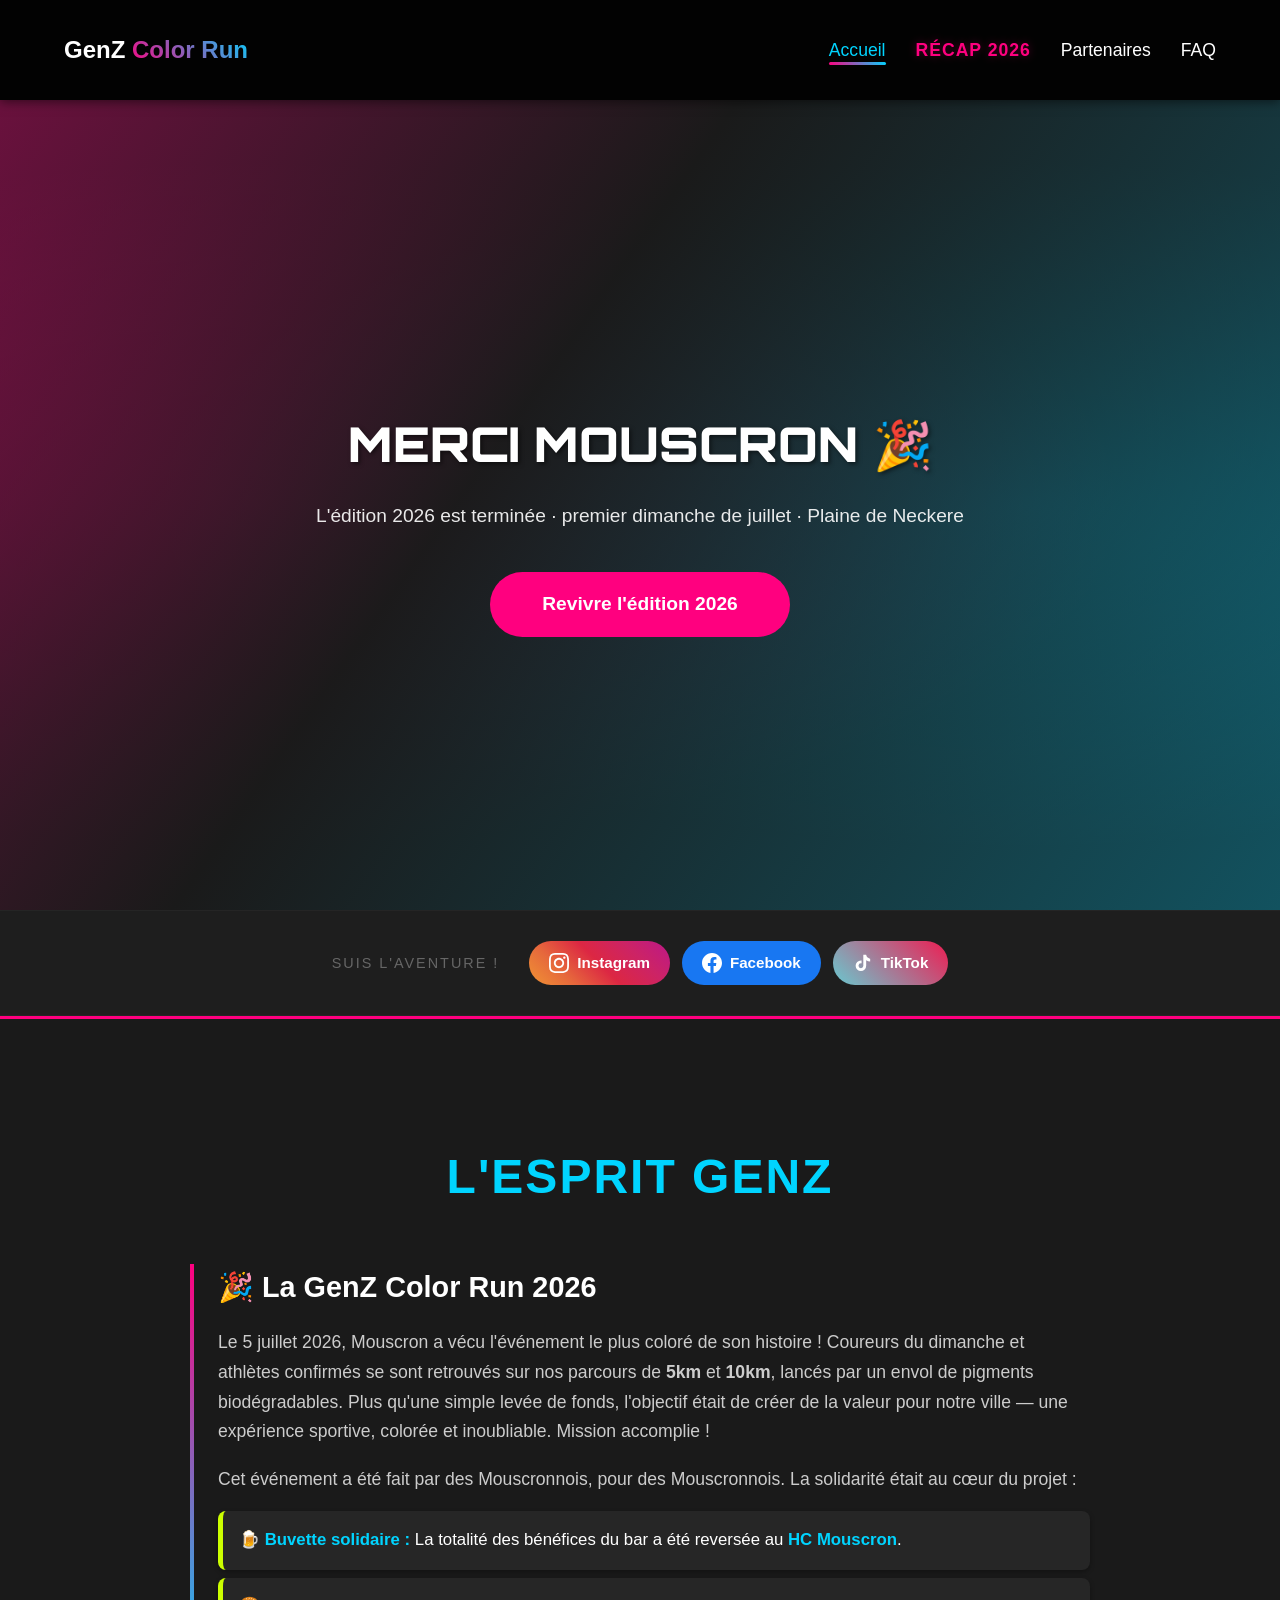
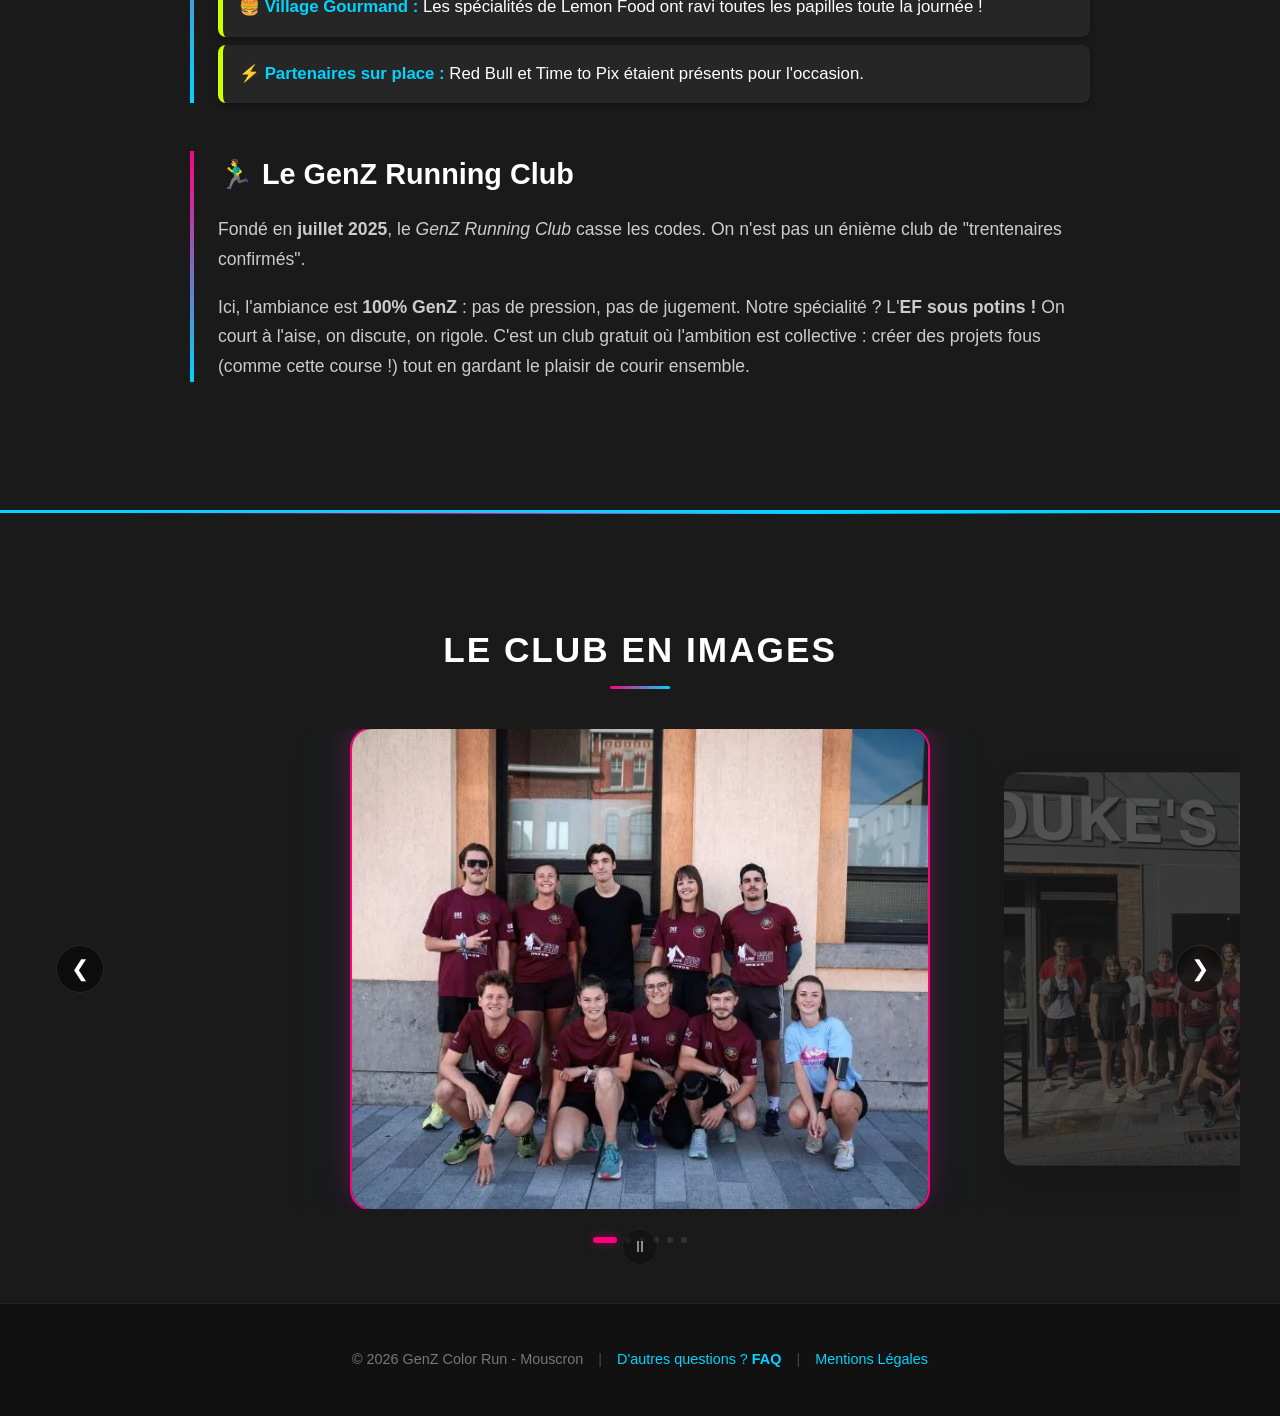
<file: index.html>
<!DOCTYPE html>
<html lang="fr">

<head>
    <meta charset="UTF-8">
    <meta name="viewport" content="width=device-width, initial-scale=1.0">
    <title>GenZ Color Run 2026 - Mouscron</title>
    <link rel="stylesheet" href="styles/style.css">
    <link rel="stylesheet" href="styles/home.css">
    <link rel="icon" type="image/png" href="assets/favicon.png">
    <link rel="icon" href="assets/favicon.png" type="image/png" sizes="48x48">
    <link rel="icon" href="assets/favicon.png" type="image/png" sizes="192x192">
    <link rel="shortcut icon" href="assets/favicon.png">
    <meta name="google-site-verification" content="_7Ntw9c_fZnBCMBBLjQ8_x-yaVT2xuzXqeHrWB30UVs" />
    <meta name="description"
        content="GenZ Color Run 2026 à Mouscron : retour sur l'édition du 5 juillet, 808 participants et une explosion de couleurs à la Plaine de Neckere.">
    <meta name="keywords"
        content="Color Run, Mouscron, Course à pied, 5km, 10km, GenZ, Running Club, Belgique, Fun Run">
    <meta name="author" content="GenZ Running Club">

    <meta property="og:title" content="GenZ Color Run 2026 - Mouscron">
    <meta property="og:description"
        content="Merci Mouscron ! Revis l'édition 2026 de la course la plus colorée de l'année en photos et vidéos.">
    <meta property="og:image" content="https://genzcolorrun.netlify.app/assets/og_image.png">
    <meta property="og:image:width" content="1200">
    <meta property="og:image:height" content="630">
    <meta property="og:url" content="https://genzcolorrun.netlify.app">
    <meta property="og:type" content="website">

    <!-- Schema.org JSON-LD — Données structurées pour Google -->
    <script type="application/ld+json">
    {
        "@context": "https://schema.org",
        "@type": "SportsEvent",
        "name": "GenZ Color Run 2026",
        "description": "Course colorée 5km et 10km à Mouscron. Poudre biodégradable, DJ, village gourmand et buvette solidaire. Organisé par le GenZ Running Club.",
        "startDate": "2026-07-05T10:00:00+02:00",
        "endDate": "2026-07-05T18:00:00+02:00",
        "eventStatus": "https://schema.org/EventScheduled",
        "eventAttendanceMode": "https://schema.org/OfflineEventAttendanceMode",
        "location": {
            "@type": "Place",
            "name": "Plaine de Neckere",
            "address": {
                "@type": "PostalAddress",
                "streetAddress": "Plaine de Neckere",
                "addressLocality": "Mouscron",
                "postalCode": "7700",
                "addressCountry": "BE"
            }
        },
        "organizer": {
            "@type": "Organization",
            "name": "GenZ Running Club",
            "email": "runningmouscron@gmail.com",
            "url": "https://genzcolorrun.netlify.app"
        },
        "offers": [
            {
                "@type": "Offer",
                "name": "Fun Run 5km — Prévente",
                "price": "5.00",
                "priceCurrency": "EUR",
                "validThrough": "2026-07-02",
                "availability": "https://schema.org/InStock",
                "url": "https://fr.milesrepublic.com/event/gen-z-color-run-17339#course"
            },
            {
                "@type": "Offer",
                "name": "Challenge 10km — Prévente",
                "price": "7.00",
                "priceCurrency": "EUR",
                "validThrough": "2026-07-02",
                "availability": "https://schema.org/InStock",
                "url": "https://fr.milesrepublic.com/event/gen-z-color-run-17339#course"
            }
        ],
        "image": "https://genzcolorrun.netlify.app/assets/og_image.png",
        "url": "https://genzcolorrun.netlify.app",
        "inLanguage": "fr"
    }
    </script>
</head>

<body>
    <nav>
        <div class="logo">GenZ <span>Color Run</span></div>

        <div class="hamburger">
            <span class="bar"></span>
            <span class="bar"></span>
            <span class="bar"></span>
        </div>

        <ul class="nav-links">
            <li><a href="index.html" class="active">Accueil</a></li>
            <li><a href="recap.html" class="nav-special">Récap 2026</a></li>
            <li><a href="partenaires.html">Partenaires</a></li>
            <li><a href="faq.html">FAQ</a></li>
        </ul>
    </nav>

    <header class="hero">
        <div class="hero-content">
            <h1>MERCI MOUSCRON 🎉</h1>
            <p class="location">L'édition 2026 est terminée · premier dimanche de juillet · Plaine de Neckere</p>

            <a href="recap.html" class="btn-main">Revivre l'édition 2026</a>
        </div>
    </header>

    <section class="socials-home">
        <div class="socials-home-inner">
            <p class="socials-label">Suis l'aventure !</p>
            <div class="socials-home-links">
                <a href="https://www.instagram.com/genz.color.run?utm_source=ig_web_button_share_sheet&igsh=ZDNlZDc0MzIxNw==" target="_blank" rel="noopener" class="social-home-btn instagram">
                    <svg width="20" height="20" viewBox="0 0 24 24" fill="currentColor"><path d="M12 2.163c3.204 0 3.584.012 4.85.07 3.252.148 4.771 1.691 4.919 4.919.058 1.265.069 1.645.069 4.849 0 3.205-.012 3.584-.069 4.849-.149 3.225-1.664 4.771-4.919 4.919-1.266.058-1.644.07-4.85.07-3.204 0-3.584-.012-4.849-.07-3.26-.149-4.771-1.699-4.919-4.92-.058-1.265-.07-1.644-.07-4.849 0-3.204.013-3.583.07-4.849.149-3.227 1.664-4.771 4.919-4.919 1.266-.057 1.645-.069 4.849-.069zm0-2.163c-3.259 0-3.667.014-4.947.072-4.358.2-6.78 2.618-6.98 6.98-.059 1.281-.073 1.689-.073 4.948 0 3.259.014 3.668.072 4.948.2 4.358 2.618 6.78 6.98 6.98 1.281.058 1.689.072 4.948.072 3.259 0 3.668-.014 4.948-.072 4.354-.2 6.782-2.618 6.979-6.98.059-1.28.073-1.689.073-4.948 0-3.259-.014-3.667-.072-4.947-.196-4.354-2.617-6.78-6.979-6.98-1.281-.059-1.69-.073-4.949-.073zm0 5.838c-3.403 0-6.162 2.759-6.162 6.162s2.759 6.163 6.162 6.163 6.162-2.759 6.162-6.163c0-3.403-2.759-6.162-6.162-6.162zm0 10.162c-2.209 0-4-1.79-4-4 0-2.209 1.791-4 4-4s4 1.791 4 4c0 2.21-1.791 4-4 4zm6.406-11.845c-.796 0-1.441.645-1.441 1.44s.645 1.44 1.441 1.44c.795 0 1.439-.645 1.439-1.44s-.644-1.44-1.439-1.44z"/></svg>
                    Instagram
                </a>
                <a href="https://www.facebook.com/profile.php?id=61579503216995" target="_blank" rel="noopener" class="social-home-btn facebook">
                    <svg width="20" height="20" viewBox="0 0 24 24" fill="currentColor"><path d="M24 12.073c0-6.627-5.373-12-12-12s-12 5.373-12 12c0 5.99 4.388 10.954 10.125 11.854v-8.385H7.078v-3.47h3.047V9.43c0-3.007 1.792-4.669 4.533-4.669 1.312 0 2.686.235 2.686.235v2.953H15.83c-1.491 0-1.956.925-1.956 1.874v2.25h3.328l-.532 3.47h-2.796v8.385C19.612 23.027 24 18.062 24 12.073z"/></svg>
                    Facebook
                </a>
                <a href="https://www.tiktok.com/@runningmouscron?is_from_webapp=1&sender_device=pc" target="_blank" rel="noopener" class="social-home-btn tiktok">
                    <svg width="20" height="20" viewBox="0 0 24 24" fill="currentColor"><path d="M19.59 6.69a4.83 4.83 0 01-3.77-4.25V2h-3.45v13.67a2.89 2.89 0 01-2.88 2.5 2.89 2.89 0 01-2.89-2.89 2.89 2.89 0 012.89-2.89c.28 0 .54.04.79.1V9.01a6.27 6.27 0 00-.79-.05 6.34 6.34 0 00-6.34 6.34 6.34 6.34 0 006.34 6.34 6.34 6.34 0 006.33-6.34V8.69a8.18 8.18 0 004.78 1.52V6.76a4.85 4.85 0 01-1.01-.07z"/></svg>
                    TikTok
                </a>
            </div>
        </div>
    </section>

    <section id="about" class="about-us">
        <div class="about-container">
            <div class="about-text">
                <h2>L'Esprit GenZ</h2>

                <div class="about-block">
                    <h3>🎉 La GenZ Color Run 2026</h3>
                    <p>
                        Le 5 juillet 2026, Mouscron a vécu l'événement le plus coloré de son histoire ! Coureurs du
                        dimanche et athlètes confirmés se sont retrouvés sur nos parcours de <strong>5km</strong> et
                        <strong>10km</strong>, lancés par un envol de pigments biodégradables. Plus qu'une simple
                        levée de fonds, l'objectif était de créer de la valeur pour notre ville — une expérience
                        sportive, colorée et inoubliable. Mission accomplie !
                    </p>
                    <p>
                        Cet événement a été fait par des Mouscronnois, pour des Mouscronnois. La solidarité était au
                        cœur du projet :
                    </p>
                    <ul class="partners-list">
                        <li>🍺 <strong>Buvette solidaire :</strong> La totalité des bénéfices du bar a été reversée au
                            <strong>HC Mouscron</strong>.</li>
                        <li>🍔 <strong>Village Gourmand :</strong> Les spécialités de Lemon Food ont ravi toutes les
                            papilles toute la journée !</li>
                        <li>⚡ <strong>Partenaires sur place :</strong> Red Bull et Time to Pix étaient présents pour
                            l'occasion.</li>
                    </ul>
                </div>

                <div class="about-block">
                    <h3>🏃‍♂️ Le GenZ Running Club</h3>
                    <p>
                        Fondé en <strong>juillet 2025</strong>, le <em>GenZ Running Club</em> casse les codes. On n'est
                        pas un énième club de "trentenaires confirmés".
                    </p>
                    <p>
                        Ici, l'ambiance est <strong>100% GenZ</strong> : pas de pression, pas de jugement. Notre
                        spécialité ? L'<strong>EF sous potins !</strong> On court à l'aise, on discute, on rigole.
                        C'est un club gratuit où l'ambition est collective : créer des projets fous (comme cette
                        course !) tout en gardant le plaisir de courir ensemble.
                    </p>
                </div>
            </div>
        </div>
    </section>

    <section class="carousel-section">
        <h2>Le Club en Images</h2>

        <div class="carousel-container">
            <button class="carousel-btn prev-btn">❮</button>
            <button class="carousel-btn next-btn">❯</button>

            <!-- Bouton Pause/Reprendre -->
            <button class="carousel-btn pause-btn" aria-pressed="false" aria-label="Mettre en pause"
                title="Mettre en pause">
                ⏸
            </button>

            <div class="carousel-window">
                <div class="carousel-track">
                    <div class="slide"><img src="assets/club1.webp" alt="Photo de groupe du GenZ Running Club 1" loading="lazy"></div>
                    <div class="slide"><img src="assets/club2.webp" alt="Photo de groupe du GenZ Running Club 2" loading="lazy"></div>
                    <div class="slide"><img src="assets/club3.webp" alt="Photo de groupe du GenZ Running Club 3" loading="lazy"></div>
                    <div class="slide"><img src="assets/club4.webp" alt="Photo de groupe du GenZ Running Club 4" loading="lazy"></div>
                    <div class="slide"><img src="assets/club5.webp" alt="Photo de groupe du GenZ Running Club 5" loading="lazy"></div>
                    <div class="slide"><img src="assets/club6.webp" alt="Photo de groupe du GenZ Running Club 6" loading="lazy"></div>
                </div>
            </div>
        </div>
    </section>

    <footer>
        <div class="footer-content">
            <p>&copy; 2026 GenZ Color Run - Mouscron</p>
            <span class="separator">|</span>
            <a href="faq.html" class="footer-link">D'autres questions ? <strong>FAQ</strong></a>
            <span class="separator">|</span>
            <a href="legales.html" class="footer-link">Mentions Légales</a>
        </div>
    </footer>

    <script src="script/script.js"></script>
    <script src="script/home.js"></script>


</body>

</html>
</file>
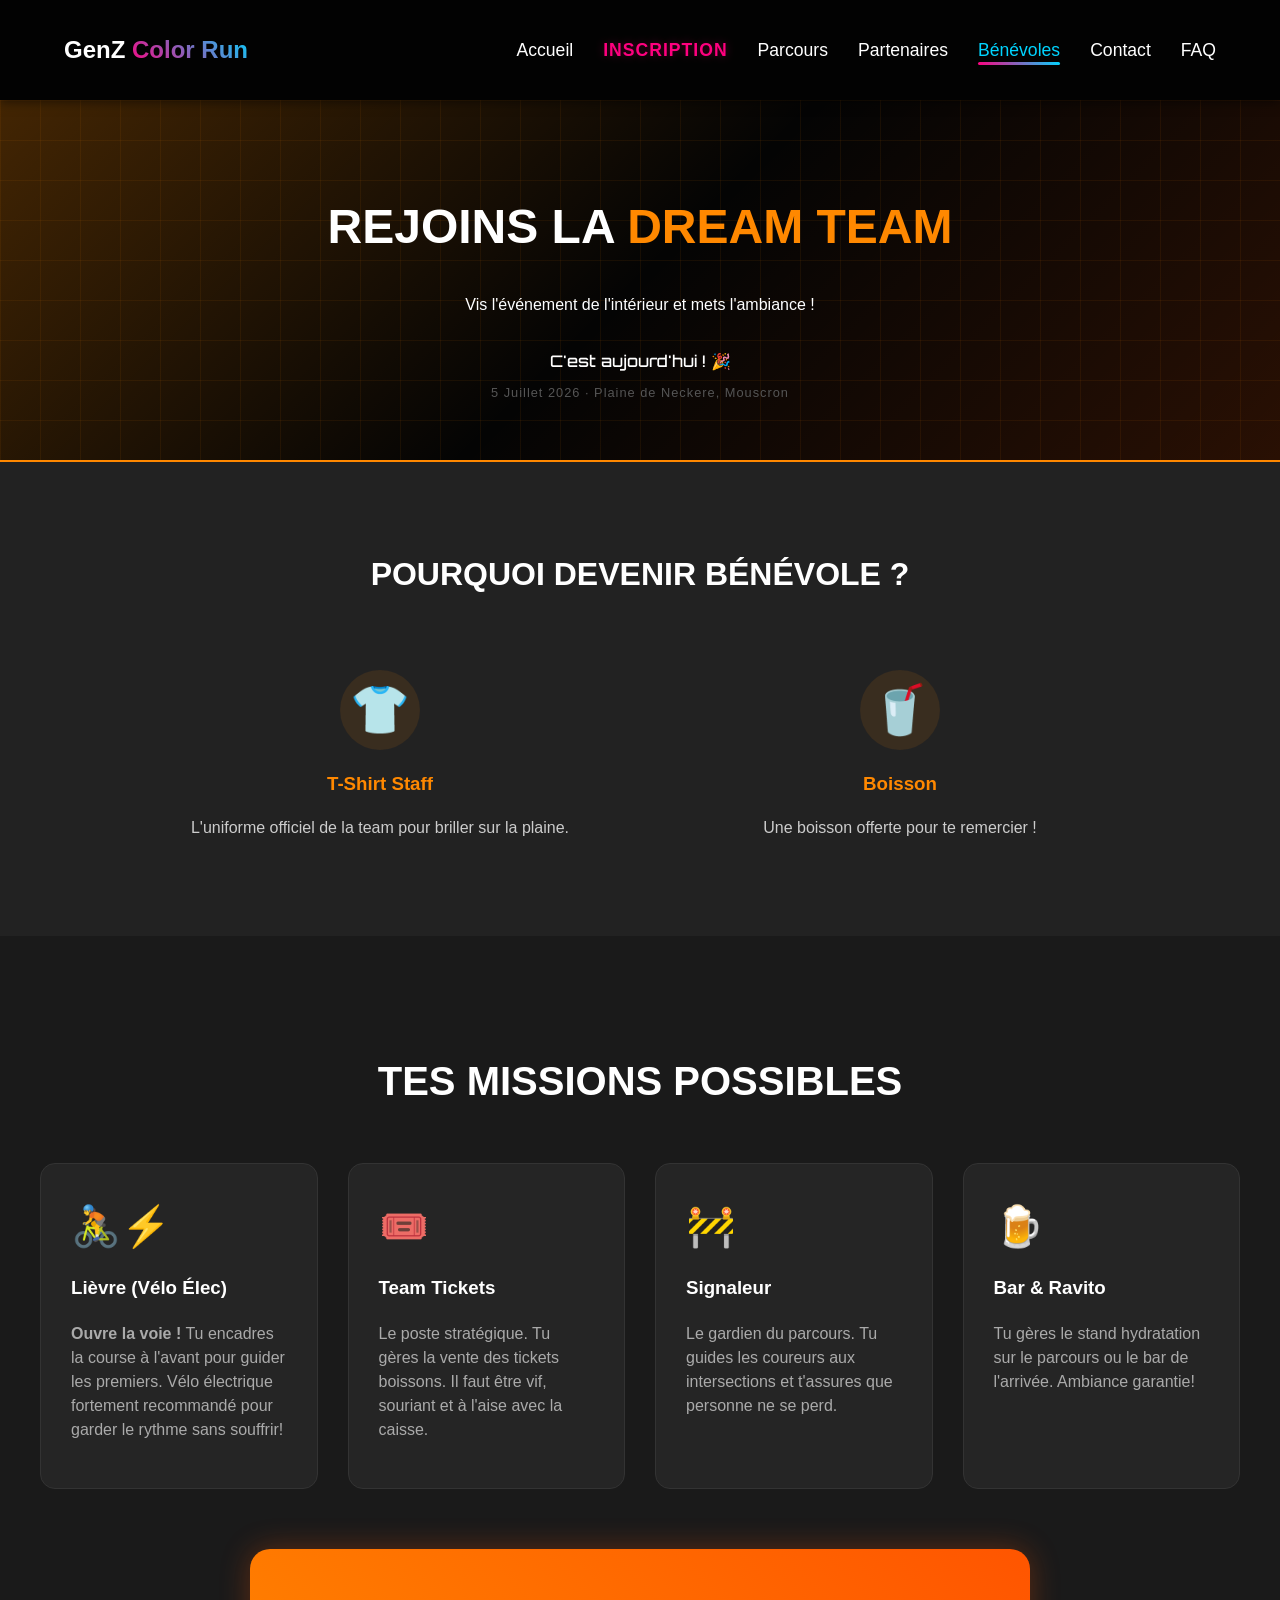
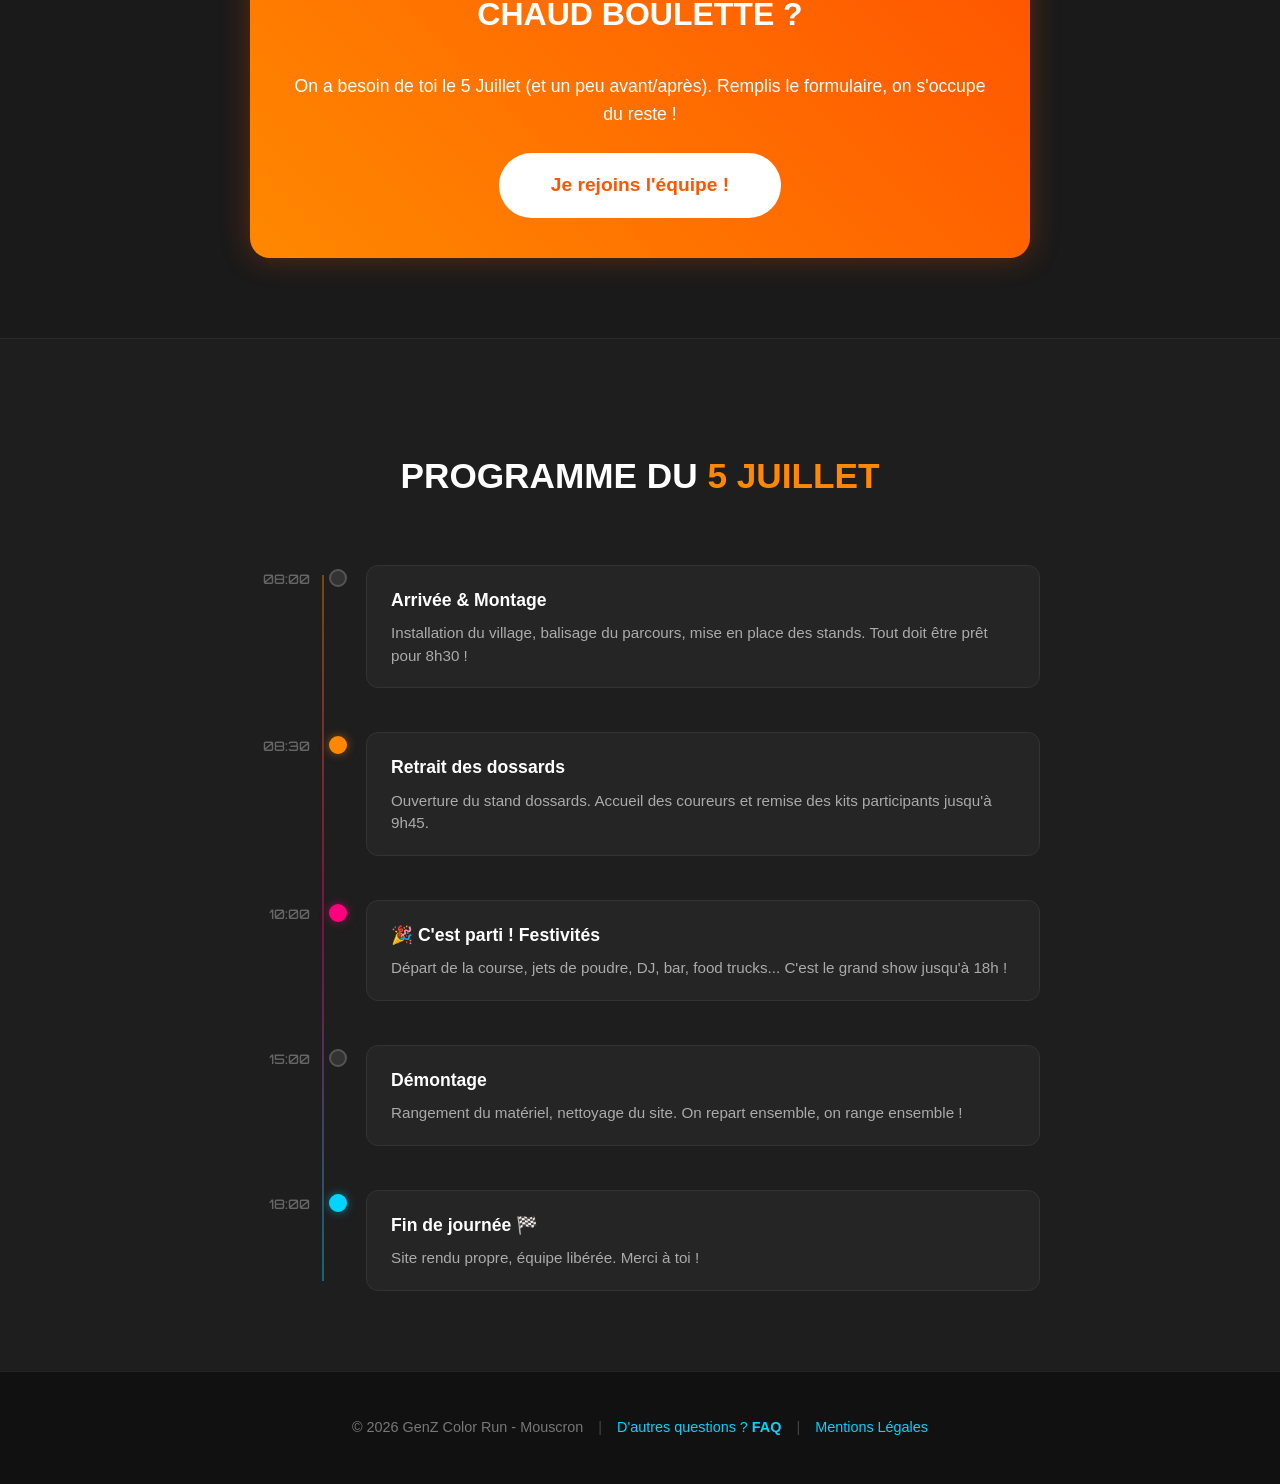
<file: benevoles.html>
<!DOCTYPE html>
<html lang="fr">
<head>
    <meta charset="UTF-8">
    <meta name="viewport" content="width=device-width, initial-scale=1.0">
    <title>Devenir Bénévole - GenZ Color Run 2026</title>
    
    <link rel="stylesheet" href="styles/style.css">
    <link rel="stylesheet" href="styles/benevoles.css">
    <link rel="icon" type="image/png" href="assets/favicon.png">
  <link rel="icon" href="assets/favicon.png" type="image/png" sizes="48x48">
  <link rel="icon" href="assets/favicon.png" type="image/png" sizes="192x192">
  <link rel="shortcut icon" href="assets/favicon.png">
    <meta name="description" content="GenZ Color Run 2026 à Mouscron : 5km, 10km, musique et poudre colorée ! Rejoins l'événement le plus fun de l'année à la Plaine de Neckere.">
<meta name="keywords" content="Color Run, Mouscron, Course à pied, 5km, 10km, GenZ, Running Club, Belgique, Fun Run">
<meta name="author" content="GenZ Running Club">

<meta property="og:title" content="GenZ Color Run 2026 - Mouscron">
<meta property="og:description" content="Prêt pour la course la plus colorée de l'année ? Inscriptions ouvertes pour le 5km et 10km !">
<meta property="og:image" content="https://genzcolorrun.netlify.app/assets/og_image.png">
    <meta property="og:image:width" content="1200">
    <meta property="og:image:height" content="630"> <meta property="og:url" content="https://genzcolorrun.netlify.app">
<meta property="og:type" content="website">
</head>
<body>

    <nav>
        <div class="logo">GenZ <span>Color Run</span></div>
        <div class="hamburger">
            <span class="bar"></span><span class="bar"></span><span class="bar"></span>
        </div>
        <ul class="nav-links">
            <li><a href="index.html">Accueil</a></li>
            <li><a href="inscription.html" class="nav-special">Inscription</a></li>
            <li><a href="parcours.html">Parcours</a></li>
            <li><a href="partenaires.html">Partenaires</a></li>
            <li><a href="benevoles.html" class="active">Bénévoles</a></li> <li><a href="contact.html">Contact</a></li>
            <li><a href="faq.html">FAQ</a></li>
        </ul>
    </nav>

    <header class="page-header">
        <h1>Rejoins la <span>Dream Team</span></h1>
        <p>Vis l'événement de l'intérieur et mets l'ambiance !</p>
            <div id="mini-countdown" class="mini-countdown" aria-label="Compte à rebours avant l'événement"></div>
        <p class="mini-countdown-date">5 Juillet 2026 · Plaine de Neckere, Mouscron</p>
    </header>

    <section class="perks-section">
        <div class="perks-container">
            <h2>Pourquoi devenir bénévole ?</h2>
            <div class="perks-grid">
                <div class="perk-item">
                    <span class="perk-icon">👕</span>
                    <h3>T-Shirt Staff</h3>
                    <p>L'uniforme officiel de la team pour briller sur la plaine.</p>
                </div>
                <div class="perk-item">
                    <span class="perk-icon">🥤</span>
                    <h3>Boisson</h3>
                    <p>Une boisson offerte pour te remercier !</p>
                </div>
            </div>
        </div>
    </section>

    <section class="missions-section">
        <h2>Tes Missions Possibles</h2>
        <div class="missions-grid">
            
            <div class="mission-card">
                <div class="icon">🚴⚡</div>
                <h3>Lièvre (Vélo Élec)</h3>
                <p><strong>Ouvre la voie !</strong> Tu encadres la course à l'avant pour guider les premiers. Vélo électrique fortement recommandé pour garder le rythme sans souffrir!</p>
            </div>

            <div class="mission-card">
                <div class="icon">🎟️</div>
                <h3>Team Tickets</h3>
                <p>Le poste stratégique. Tu gères la vente des tickets boissons. Il faut être vif, souriant et à l'aise avec la caisse.</p>
            </div>

            <div class="mission-card">
                <div class="icon">🚧</div>
                <h3>Signaleur</h3>
                <p>Le gardien du parcours. Tu guides les coureurs aux intersections et t'assures que personne ne se perd.</p>
            </div>

            <div class="mission-card">
                <div class="icon">🍺</div>
                <h3>Bar & Ravito</h3>
                <p>Tu gères le stand hydratation sur le parcours ou le bar de l'arrivée. Ambiance garantie!</p>
            </div>

        </div>

        <div class="cta-box">
            <h3>Chaud boulette ?</h3>
            <p>On a besoin de toi le 5 Juillet (et un peu avant/après). Remplis le formulaire, on s'occupe du reste !</p>
            <!-- LE LIEN A ÉTÉ MODIFIÉ ICI -->
            <a href="https://forms.gle/FWir1C5R2QPXCqyn7" target="_blank" rel="noopener noreferrer" class="btn-main">Je rejoins l'équipe !</a>
        </div>
    </section>

    <section class="programme-section">
        <div class="programme-container">
            <h2>Programme du <span>5 Juillet</span></h2>
            <div class="timeline">

                <div class="tl-item">
                    <div class="tl-time">08:00</div>
                    <div class="tl-dot"></div>
                    <div class="tl-content">
                        <h3>Arrivée & Montage</h3>
                        <p>Installation du village, balisage du parcours, mise en place des stands. Tout doit être prêt pour 8h30 !</p>
                    </div>
                </div>

                <div class="tl-item">
                    <div class="tl-time">08:30</div>
                    <div class="tl-dot tl-dot--accent"></div>
                    <div class="tl-content">
                        <h3>Retrait des dossards</h3>
                        <p>Ouverture du stand dossards. Accueil des coureurs et remise des kits participants jusqu'à 9h45.</p>
                    </div>
                </div>

                <div class="tl-item">
                    <div class="tl-time">10:00</div>
                    <div class="tl-dot tl-dot--primary"></div>
                    <div class="tl-content">
                        <h3>🎉 C'est parti ! Festivités</h3>
                        <p>Départ de la course, jets de poudre, DJ, bar, food trucks... C'est le grand show jusqu'à 18h !</p>
                    </div>
                </div>

                <div class="tl-item">
                    <div class="tl-time">15:00</div>
                    <div class="tl-dot"></div>
                    <div class="tl-content">
                        <h3>Démontage</h3>
                        <p>Rangement du matériel, nettoyage du site. On repart ensemble, on range ensemble !</p>
                    </div>
                </div>

                <div class="tl-item">
                    <div class="tl-time">18:00</div>
                    <div class="tl-dot tl-dot--secondary"></div>
                    <div class="tl-content">
                        <h3>Fin de journée 🏁</h3>
                        <p>Site rendu propre, équipe libérée. Merci à toi !</p>
                    </div>
                </div>

            </div>
        </div>
    </section>

    <footer>
        <div class="footer-content">
            <p>&copy; 2026 GenZ Color Run - Mouscron</p>
            <span class="separator">|</span> 
            <a href="faq.html" class="footer-link">D'autres questions ? <strong>FAQ</strong></a>
            <span class="separator">|</span> 
            <a href="legales.html" class="footer-link">Mentions Légales</a>
        </div>
    </footer>

    <script src="script/script.js"></script>
</body>
</html>
</file>
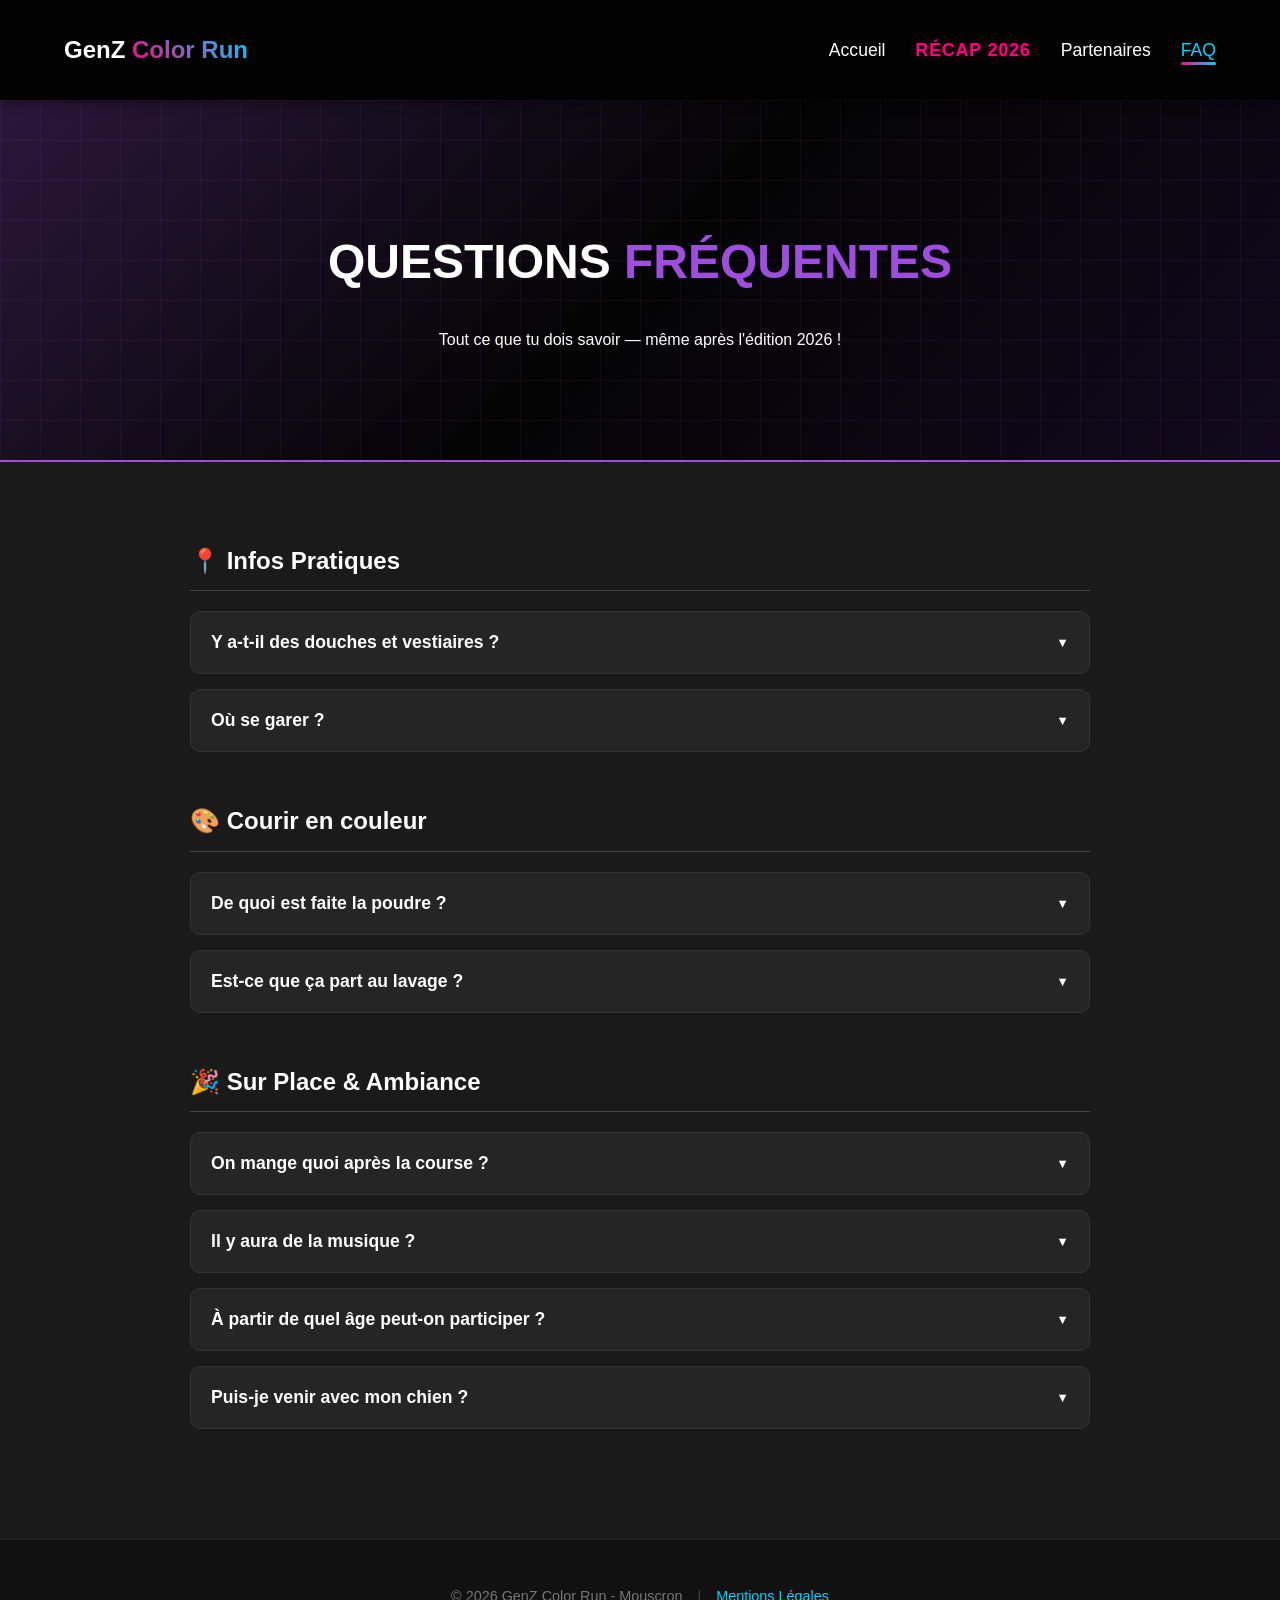
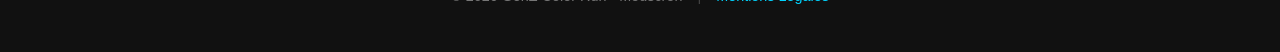
<file: faq.html>
<!DOCTYPE html>
<html lang="fr">
<head>
    <meta charset="UTF-8">
    <meta name="viewport" content="width=device-width, initial-scale=1.0">
    <title>FAQ - GenZ Color Run 2026</title>
    
    <link rel="stylesheet" href="styles/style.css">
    <link rel="stylesheet" href="styles/faq.css">
    <link rel="icon" type="image/png" href="assets/favicon.png">
  <link rel="icon" href="assets/favicon.png" type="image/png" sizes="48x48">
  <link rel="icon" href="assets/favicon.png" type="image/png" sizes="192x192">
  <link rel="shortcut icon" href="assets/favicon.png">
    <meta name="description" content="GenZ Color Run 2026 à Mouscron : 5km, 10km, musique et poudre colorée ! Rejoins l'événement le plus fun de l'année à la Plaine de Neckere.">
<meta name="keywords" content="Color Run, Mouscron, Course à pied, 5km, 10km, GenZ, Running Club, Belgique, Fun Run">
<meta name="author" content="GenZ Running Club">

<meta property="og:title" content="GenZ Color Run 2026 - Mouscron">
<meta property="og:description" content="Prêt pour la course la plus colorée de l'année ? Inscriptions ouvertes pour le 5km et 10km !">
<meta property="og:image" content="https://genzcolorrun.netlify.app/assets/og_image.png">
    <meta property="og:image:width" content="1200">
    <meta property="og:image:height" content="630"> <meta property="og:url" content="https://genzcolorrun.netlify.app">
<meta property="og:type" content="website">
</head>
<body>

    <nav>
        <div class="logo">GenZ <span>Color Run</span></div>
        <div class="hamburger">
            <span class="bar"></span><span class="bar"></span><span class="bar"></span>
        </div>
        <ul class="nav-links">
            <li><a href="index.html">Accueil</a></li>
            <li><a href="recap.html" class="nav-special">Récap 2026</a></li>
            <li><a href="partenaires.html">Partenaires</a></li>
            <li><a href="faq.html" class="active">FAQ</a></li>
        </ul>
    </nav>

    <header class="page-header">
        <h1>Questions <span>Fréquentes</span></h1>
        <p>Tout ce que tu dois savoir — même après l'édition 2026 !</p>
    </header>

    <section class="faq-section">
                <div class="faq-category">
            <h2>📍 Infos Pratiques</h2>

            <div class="faq-item">
                <button class="faq-question">Y a-t-il des douches et vestiaires ? <span class="arrow">▼</span></button>
                <div class="faq-answer">
                    <p>Bonne nouvelle ! ✅ Des <strong>vestiaires et douches sont accessibles gratuitement</strong> sur le site. Tu pourras te changer et te débarbouiller avant de rentrer (ou avant d'aller manger une pizza propre !).</p>
                </div>
            </div>

            <div class="faq-item">
                <button class="faq-question">Où se garer ? <span class="arrow">▼</span></button>
                <div class="faq-answer">
                    <p>Il n'y a <strong>pas de parking réservé</strong> pour l'événement. Les places autour de la Plaine de Neckere risquent de partir vite.<br>💡 On te conseille vivement le covoiturage ou de venir à vélo pour l'échauffement !</p>
                </div>
            </div>
        </div>

        <div class="faq-category">
            <h2>🎨 Courir en couleur</h2>
            
            <div class="faq-item">
                <button class="faq-question">De quoi est faite la poudre ? <span class="arrow">▼</span></button>
                <div class="faq-answer">
                    <p>C'est de la fécule de maïs teintée avec des colorants naturels. Elle est 100% biodégradable, non toxique, non irritante et sans danger pour la peau ou l'environnement. C'est la même qualité que celle utilisée pour les festivals Holi en Inde !</p>
                </div>
            </div>

            <div class="faq-item">
                <button class="faq-question">Est-ce que ça part au lavage ? <span class="arrow">▼</span></button>
                <div class="faq-answer">
                    <p>Oui, la poudre part généralement très bien en machine. <br>⚠️ <strong>Petit conseil :</strong> Si tu as les cheveux blonds décolorés, applique un peu d'huile (coco ou olive) ou porte une casquette/bandana, car les pigments peuvent parfois s'accrocher un peu plus sur les cheveux abîmés.</p>
                </div>
            </div>
        </div>

        <div class="faq-category">
            <h2>🎉 Sur Place & Ambiance</h2>

            <div class="faq-item">
    <button class="faq-question">On mange quoi après la course ? <span class="arrow">▼</span></button>
    <div class="faq-answer">
        <p>On a tout prévu pour la récup' (et le plaisir) ! 🍔🥤<br>
        Retrouve la <strong>buvette solidaire</strong> tenue par le <strong>HC Mouscron</strong> pour te rafraîchir, et régale-toi avec le food truck <strong>Lemon Food</strong>. C'est le combo parfait pour reprendre des forces dans une ambiance 100% festive !</p>
    </div>
</div>

            <div class="faq-item">
                <button class="faq-question">Il y aura de la musique ? <span class="arrow">▼</span></button>
                <div class="faq-answer">
                    <p>Évidemment ! Un <strong>DJ</strong> sera présent pour mettre le feu, assurer l'échauffement en musique et ambiancer l'after-run.</p>
                </div>
            </div>

            <div class="faq-item">
                <button class="faq-question">À partir de quel âge peut-on participer ? <span class="arrow">▼</span></button>
                <div class="faq-answer">
                    <p>La course est accessible aux enfants <strong>à partir de 8 ans</strong>. Les mineurs doivent être accompagnés d'un adulte inscrit.</p>
                </div>
            </div>

            <div class="faq-item">
                <button class="faq-question">Puis-je venir avec mon chien ? <span class="arrow">▼</span></button>
                <div class="faq-answer">
                    <p>Non. Pour leur sécurité (inhalation de poudre) et celle des coureurs, <strong>nos amis les animaux ne sont pas admis</strong> sur le site de la course.</p>
                </div>
            </div>
        </div>

    </section>

    <footer>
        <div class="footer-content">
            <p>&copy; 2026 GenZ Color Run - Mouscron</p>
            <span class="separator">|</span> 
            <a href="legales.html" class="footer-link">Mentions Légales</a>
        </div>
    </footer>

    <script src="script/script.js"></script>
    <script src="script/faq.js"></script>
</body>
</html>
</file>
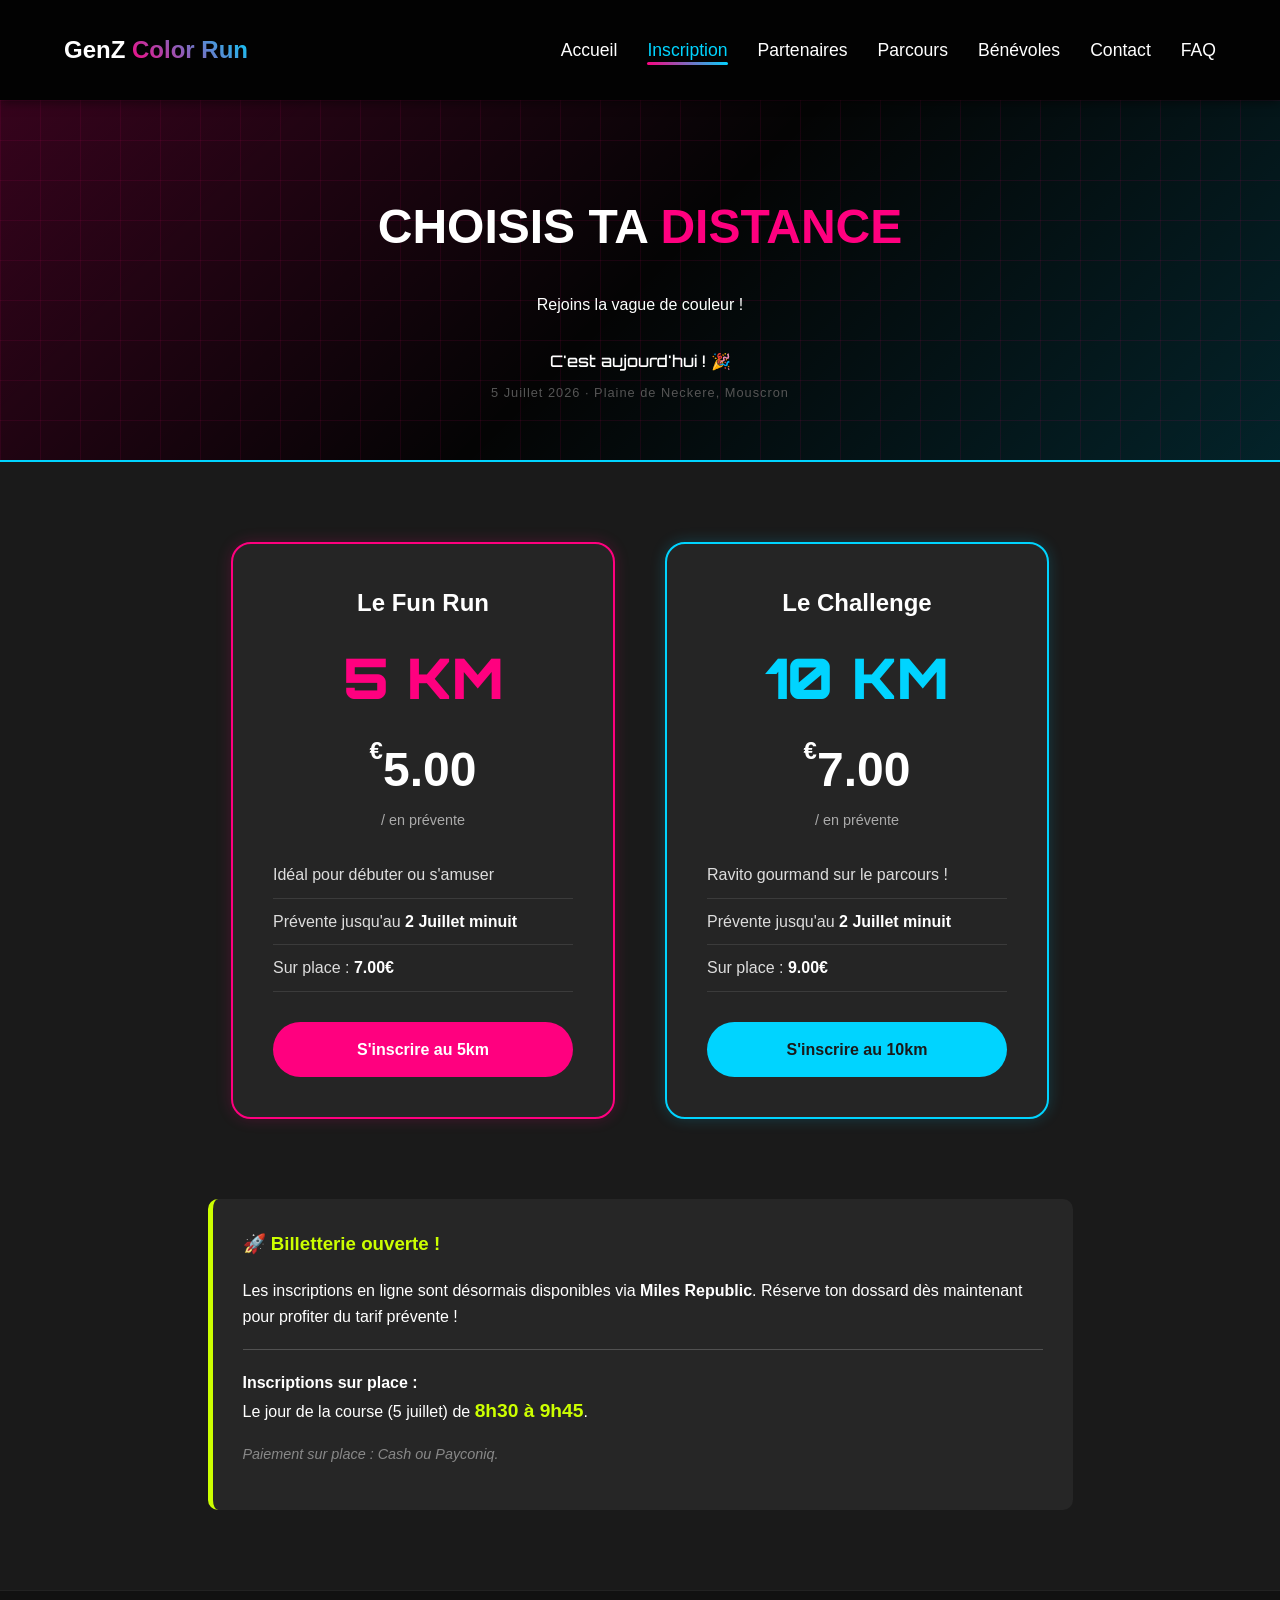
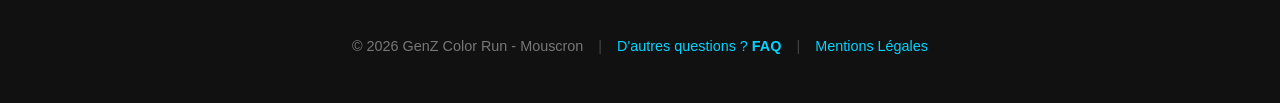
<file: inscription.html>
<!DOCTYPE html>
<html lang="fr">
<head>
    <meta charset="UTF-8">
    <meta name="viewport" content="width=device-width, initial-scale=1.0">
    <title>Inscriptions - GenZ Color Run 2026</title>
    
    <link rel="stylesheet" href="styles/style.css">
    <link rel="stylesheet" href="styles/inscription.css">
    <link rel="icon" type="image/png" href="assets/favicon.png">
  <link rel="icon" href="assets/favicon.png" type="image/png" sizes="48x48">
  <link rel="icon" href="assets/favicon.png" type="image/png" sizes="192x192">
  <link rel="shortcut icon" href="assets/favicon.png">
    <meta name="description" content="GenZ Color Run 2026 à Mouscron : 5km, 10km, musique et poudre colorée ! Rejoins l'événement le plus fun de l'année à la Plaine de Neckere.">
<meta name="keywords" content="Color Run, Mouscron, Course à pied, 5km, 10km, GenZ, Running Club, Belgique, Fun Run">
<meta name="author" content="GenZ Running Club">

<meta property="og:title" content="GenZ Color Run 2026 - Mouscron">
<meta property="og:description" content="Prêt pour la course la plus colorée de l'année ? Inscriptions ouvertes pour le 5km et 10km !">
<meta property="og:image" content="https://genzcolorrun.netlify.app/assets/og_image.png">
    <meta property="og:image:width" content="1200">
    <meta property="og:image:height" content="630"> <meta property="og:url" content="https://genzcolorrun.netlify.app">
<meta property="og:type" content="website">
</head>
<body>

    <nav>
        <div class="logo">GenZ <span>Color Run</span></div>
        <div class="hamburger">
            <span class="bar"></span><span class="bar"></span><span class="bar"></span>
        </div>
        <ul class="nav-links">
            <li><a href="index.html">Accueil</a></li>
            <li><a href="inscription.html" class="active">Inscription</a></li>
            <li><a href="Partenaires.html">Partenaires</a></li>
            <li><a href="parcours.html">Parcours</a></li>
            <li><a href="benevoles.html">Bénévoles</a></li>
            <li><a href="contact.html">Contact</a></li>
            <li><a href="faq.html">FAQ</a></li>
        </ul>
    </nav>

    <header class="page-header">
        <h1>Choisis ta <span>Distance</span></h1>
        <p>Rejoins la vague de couleur !</p>
            <div id="mini-countdown" class="mini-countdown" aria-label="Compte à rebours avant l'événement"></div>
        <p class="mini-countdown-date">5 Juillet 2026 · Plaine de Neckere, Mouscron</p>
    </header>

    <section class="pricing-section">
    <div class="pricing-container">
        
        <div class="price-card card-pink">
            <div class="card-header">
                <h3>Le Fun Run</h3>
                <div class="distance">5 KM</div>
            </div>
            <div class="price">
                <span class="currency">€</span>5.00
                <span class="period">/ en prévente</span>
            </div>
            <ul class="features">
                <li>Idéal pour débuter ou s'amuser</li>
                <li>Prévente jusqu'au <strong>2 Juillet minuit</strong></li>
                <li>Sur place : <strong>7.00€</strong></li>
            </ul>
            <a href="https://fr.milesrepublic.com/event/gen-z-color-run-17339#course" target="_blank" class="btn-card">S'inscrire au 5km</a>
        </div>

        <div class="price-card card-blue">
            <div class="card-header">
                <h3>Le Challenge</h3>
                <div class="distance">10 KM</div>
            </div>
            <div class="price">
                <span class="currency">€</span>7.00
                <span class="period">/ en prévente</span>
            </div>
            <ul class="features">
                <li>Ravito gourmand sur le parcours !</li>
                <li>Prévente jusqu'au <strong>2 Juillet minuit</strong></li>
                <li>Sur place : <strong>9.00€</strong></li>
            </ul>
            <a href="https://fr.milesrepublic.com/event/gen-z-color-run-17339#course" target="_blank" class="btn-card">S'inscrire au 10km</a>
        </div>

    </div>

    <div class="info-box">
        <h3>🚀 Billetterie ouverte !</h3>
        <p>Les inscriptions en ligne sont désormais disponibles via <strong>Miles Republic</strong>. Réserve ton dossard dès maintenant pour profiter du tarif prévente !</p>
        <hr>
        <p><strong>Inscriptions sur place :</strong><br>
        Le jour de la course (5 juillet) de <span class="highlight-time">8h30 à 9h45</span>.</p>
        <p class="small-note">Paiement sur place : Cash ou Payconiq.</p>
    </div>
</section>
    <footer>
        <div class="footer-content">
            <p>&copy; 2026 GenZ Color Run - Mouscron</p>
            <span class="separator">|</span> 
            <a href="faq.html" class="footer-link">D'autres questions ? <strong>FAQ</strong></a>
            <span class="separator">|</span> 
            <a href="legales.html" class="footer-link">Mentions Légales</a>
        </div>
    </footer>

    <script src="script/script.js"></script>
</body>
</html>
</file>
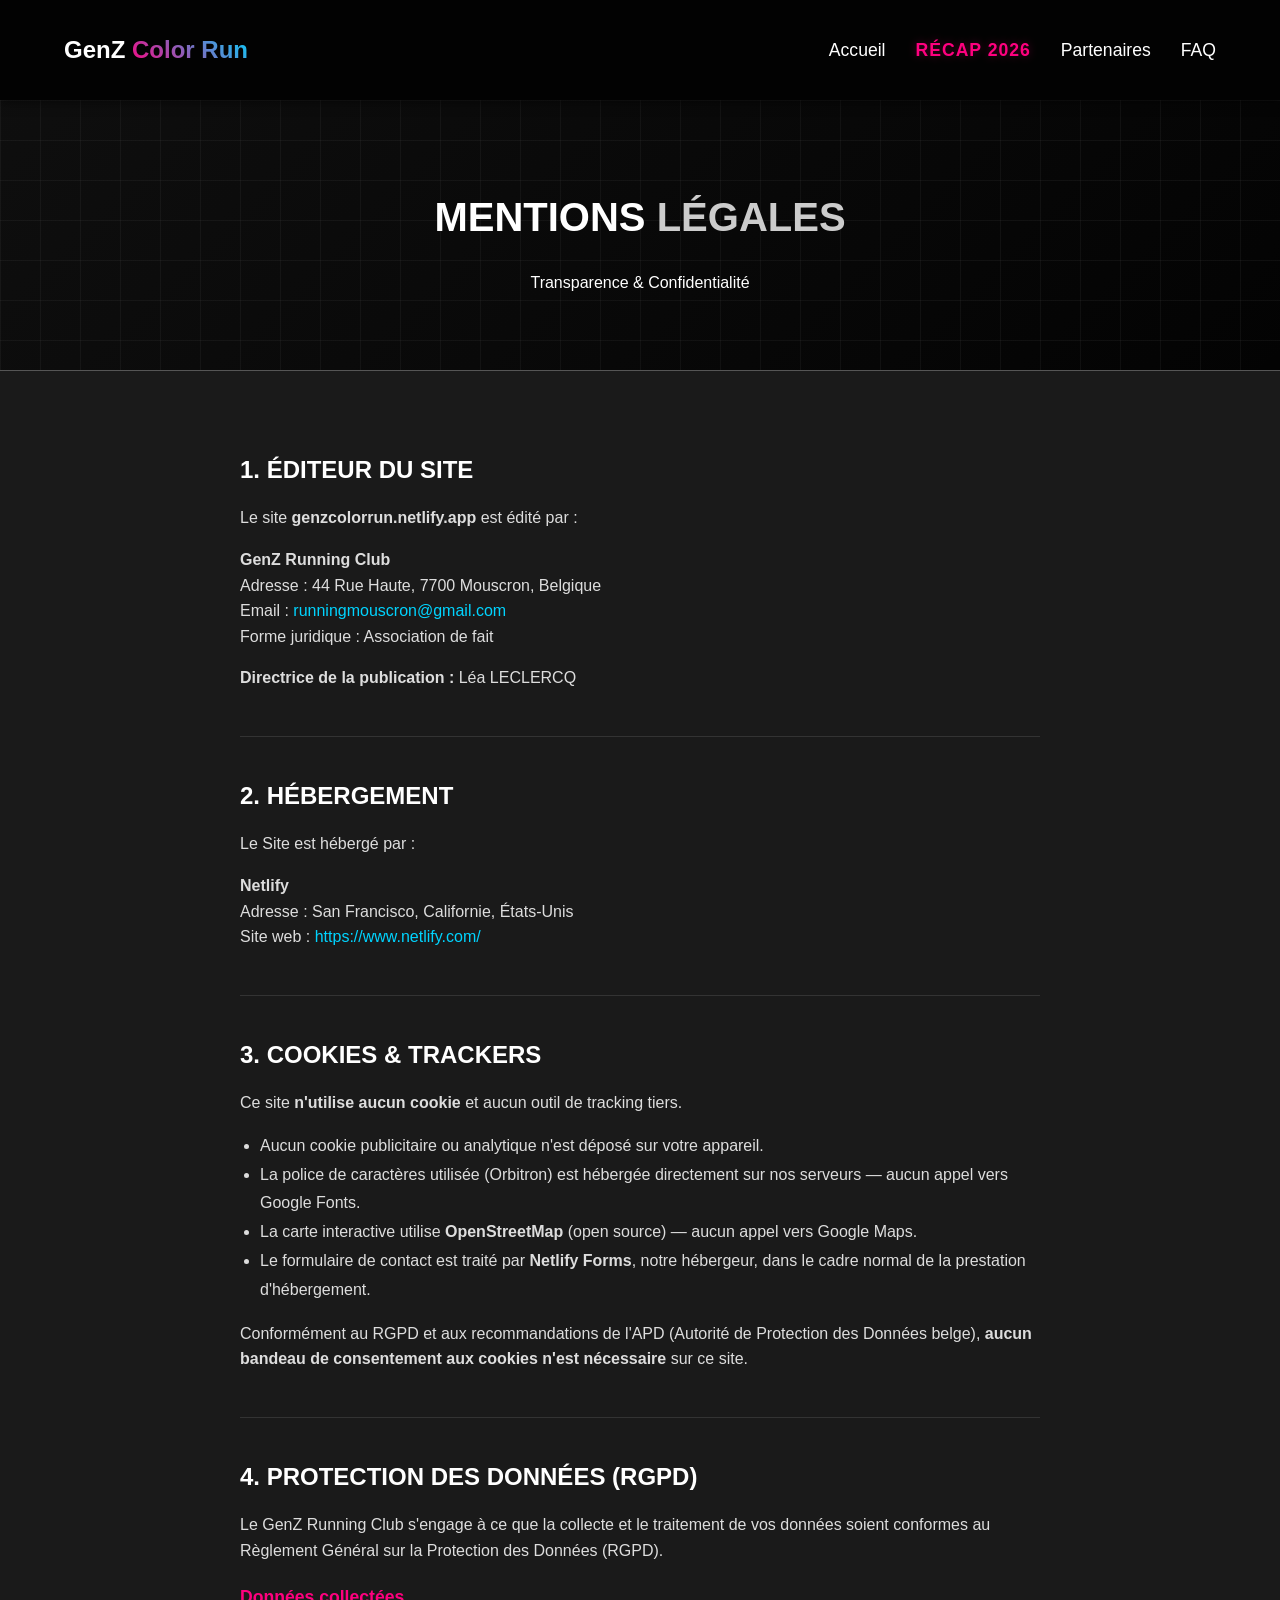
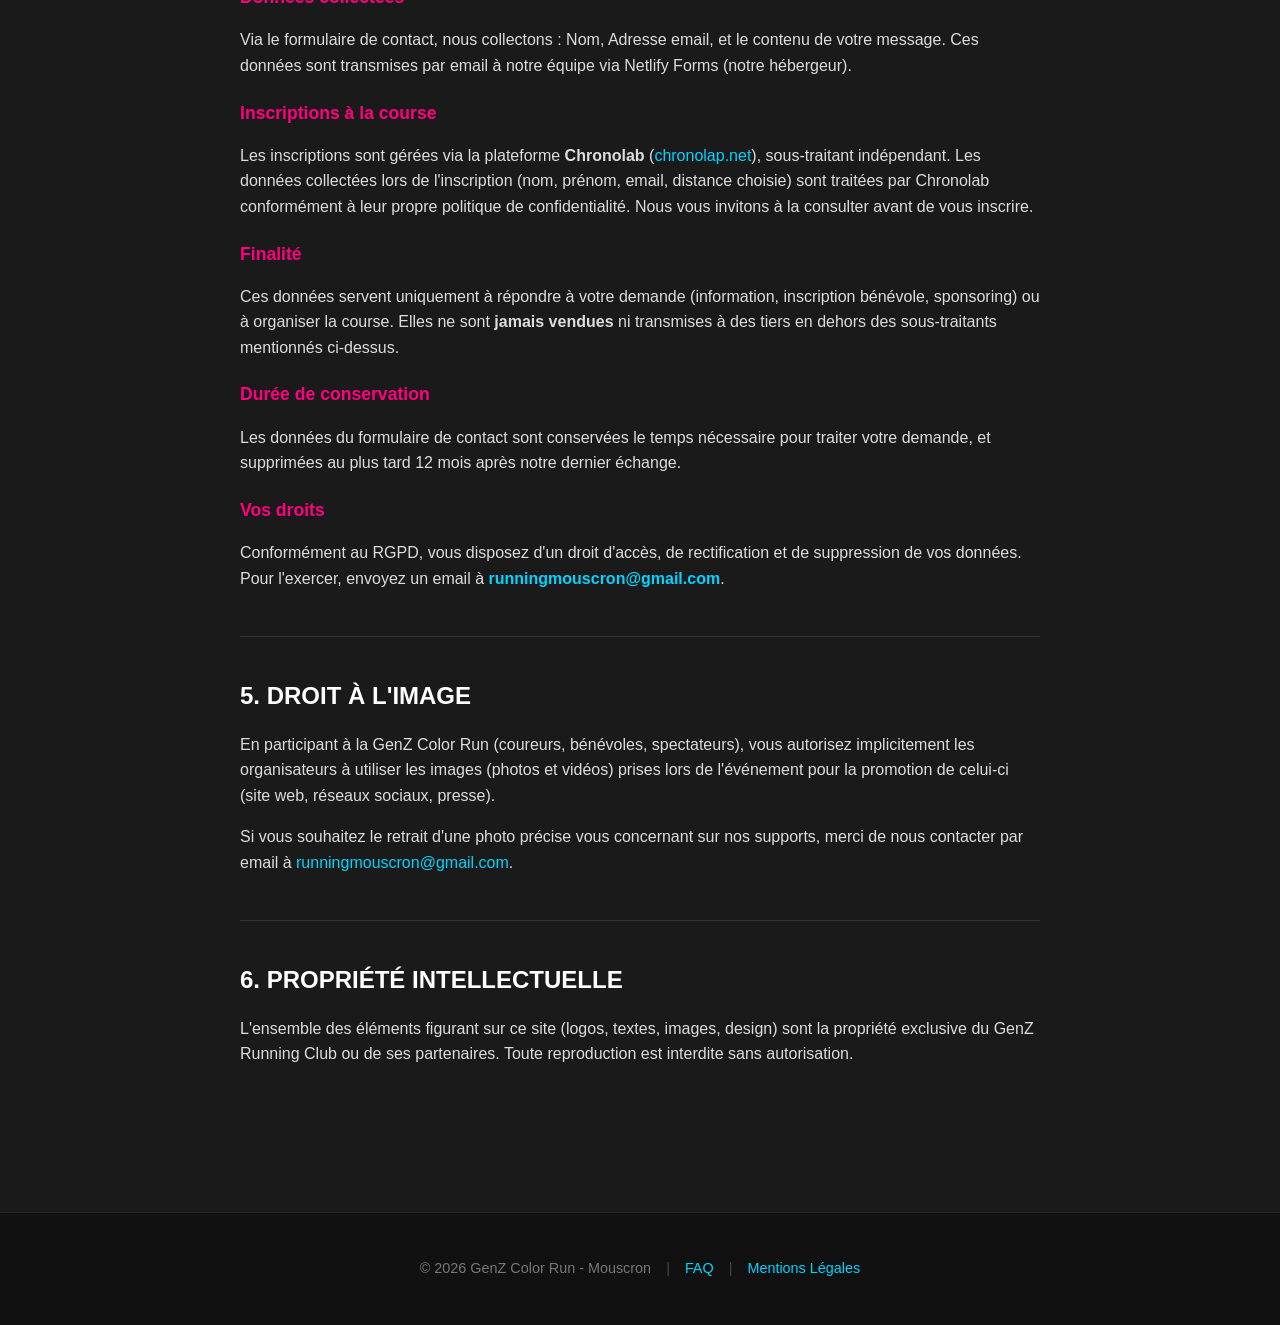
<file: legales.html>
<!DOCTYPE html>
<html lang="fr">

<head>
    <meta charset="UTF-8">
    <meta name="viewport" content="width=device-width, initial-scale=1.0">
    <title>Mentions Légales - GenZ Color Run 2026</title>

    <link rel="stylesheet" href="styles/style.css">
    <link rel="stylesheet" href="styles/legales.css">
    <link rel="icon" type="image/png" href="assets/favicon.png">
    <link rel="icon" href="assets/favicon.png" type="image/png" sizes="48x48">
    <link rel="icon" href="assets/favicon.png" type="image/png" sizes="192x192">
    <link rel="shortcut icon" href="assets/favicon.png">
</head>

<body>

    <nav>
        <div class="logo">GenZ <span>Color Run</span></div>
        <div class="hamburger">
            <span class="bar"></span><span class="bar"></span><span class="bar"></span>
        </div>
        <ul class="nav-links">
            <li><a href="index.html">Accueil</a></li>
            <li><a href="recap.html" class="nav-special">Récap 2026</a></li>
            <li><a href="partenaires.html">Partenaires</a></li>
            <li><a href="faq.html">FAQ</a></li>
        </ul>
    </nav>

    <header class="page-header">
        <h1>Mentions <span>Légales</span></h1>
        <p>Transparence & Confidentialité</p>
    </header>

    <section class="legal-section">

        <div class="legal-block">
            <h2>1. Éditeur du site</h2>
            <p>Le site <strong>genzcolorrun.netlify.app</strong> est édité par :</p>
            <p>
                <strong>GenZ Running Club</strong><br>
                Adresse : 44 Rue Haute, 7700 Mouscron, Belgique<br>
                Email : <a href="mailto:runningmouscron@gmail.com">runningmouscron@gmail.com</a><br>
                Forme juridique : Association de fait
            </p>
            <p><strong>Directrice de la publication : </strong>Léa LECLERCQ</p>
        </div>

        <div class="legal-block">
            <h2>2. Hébergement</h2>
            <p>Le Site est hébergé par :</p>
            <p>
                <strong>Netlify</strong><br>
                Adresse : San Francisco, Californie, États-Unis<br>
                Site web : <a href="https://www.netlify.com/">https://www.netlify.com/</a>
            </p>
        </div>

        <div class="legal-block">
            <h2>3. Cookies &amp; Trackers</h2>
            <p>Ce site <strong>n'utilise aucun cookie</strong> et aucun outil de tracking tiers.</p>
            <ul style="color:#ddd; line-height:1.8; padding-left:20px;">
                <li>Aucun cookie publicitaire ou analytique n'est déposé sur votre appareil.</li>
                <li>La police de caractères utilisée (Orbitron) est hébergée directement sur nos serveurs — aucun appel vers Google Fonts.</li>
                <li>La carte interactive utilise <strong>OpenStreetMap</strong> (open source) — aucun appel vers Google Maps.</li>
                <li>Le formulaire de contact est traité par <strong>Netlify Forms</strong>, notre hébergeur, dans le cadre normal de la prestation d'hébergement.</li>
            </ul>
            <p>Conformément au RGPD et aux recommandations de l'APD (Autorité de Protection des Données belge), <strong>aucun bandeau de consentement aux cookies n'est nécessaire</strong> sur ce site.</p>
        </div>

        <div class="legal-block">
            <h2>4. Protection des Données (RGPD)</h2>
            <p>Le GenZ Running Club s'engage à ce que la collecte et le traitement de vos données soient conformes au
                Règlement Général sur la Protection des Données (RGPD).</p>

            <h3>Données collectées</h3>
            <p>Via le formulaire de contact, nous collectons : Nom, Adresse email, et le contenu de votre message. Ces
                données sont transmises par email à notre équipe via Netlify Forms (notre hébergeur).</p>

            <h3>Inscriptions à la course</h3>
            <p>Les inscriptions sont gérées via la plateforme <strong>Chronolab</strong> (<a href="https://www.chronolap.net" target="_blank" rel="noopener">chronolap.net</a>), sous-traitant indépendant. Les données collectées lors de l'inscription (nom, prénom, email, distance choisie) sont traitées par Chronolab conformément à leur propre politique de confidentialité. Nous vous invitons à la consulter avant de vous inscrire.</p>

            <h3>Finalité</h3>
            <p>Ces données servent uniquement à répondre à votre demande (information, inscription bénévole,
                sponsoring) ou à organiser la course. Elles ne sont <strong>jamais vendues</strong> ni transmises à des tiers en dehors des sous-traitants mentionnés ci-dessus.</p>

            <h3>Durée de conservation</h3>
            <p>Les données du formulaire de contact sont conservées le temps nécessaire pour traiter votre demande, et supprimées au plus tard 12 mois après notre dernier échange.</p>

            <h3>Vos droits</h3>
            <p>Conformément au RGPD, vous disposez d'un droit d'accès, de rectification et de suppression de vos
                données. Pour l'exercer, envoyez un email à <strong><a href="mailto:runningmouscron@gmail.com">runningmouscron@gmail.com</a></strong>.</p>
        </div>

        <div class="legal-block">
            <h2>5. Droit à l'image</h2>
            <p>En participant à la GenZ Color Run (coureurs, bénévoles, spectateurs), vous autorisez implicitement les
                organisateurs à utiliser les images (photos et vidéos) prises lors de l'événement pour la promotion de
                celui-ci (site web, réseaux sociaux, presse).</p>
            <p>Si vous souhaitez le retrait d'une photo précise vous concernant sur nos supports, merci de nous
                contacter par email à <a href="mailto:runningmouscron@gmail.com">runningmouscron@gmail.com</a>.</p>
        </div>

        <div class="legal-block">
            <h2>6. Propriété intellectuelle</h2>
            <p>L'ensemble des éléments figurant sur ce site (logos, textes, images, design) sont la propriété exclusive
                du GenZ Running Club ou de ses partenaires. Toute reproduction est interdite sans autorisation.</p>
        </div>

    </section>

    <footer>
        <div class="footer-content">
            <p>&copy; 2026 GenZ Color Run - Mouscron</p>
            <span class="separator">|</span>
            <a href="faq.html" class="footer-link">FAQ</a>
            <span class="separator">|</span>
            <a href="legales.html" class="footer-link">Mentions Légales</a>
        </div>
    </footer>

    <script src="script/script.js"></script>
</body>

</html>
</file>
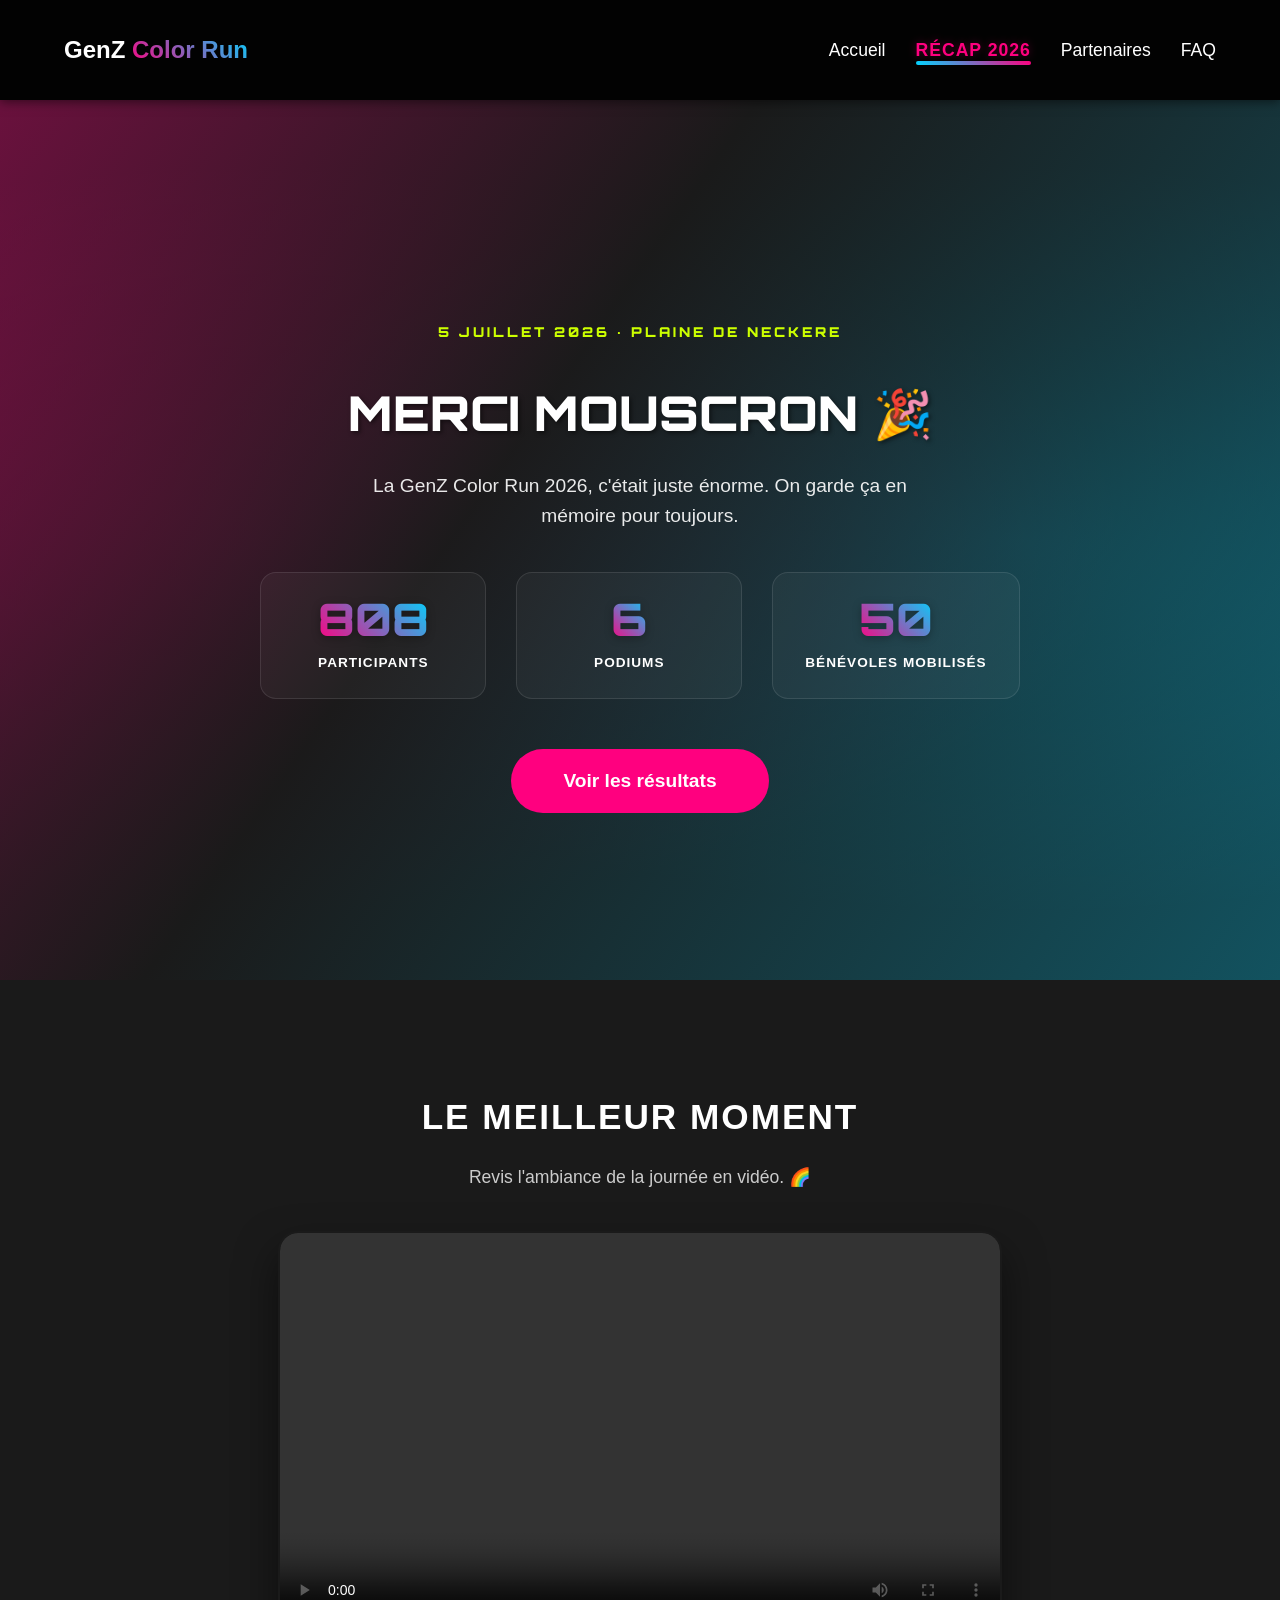
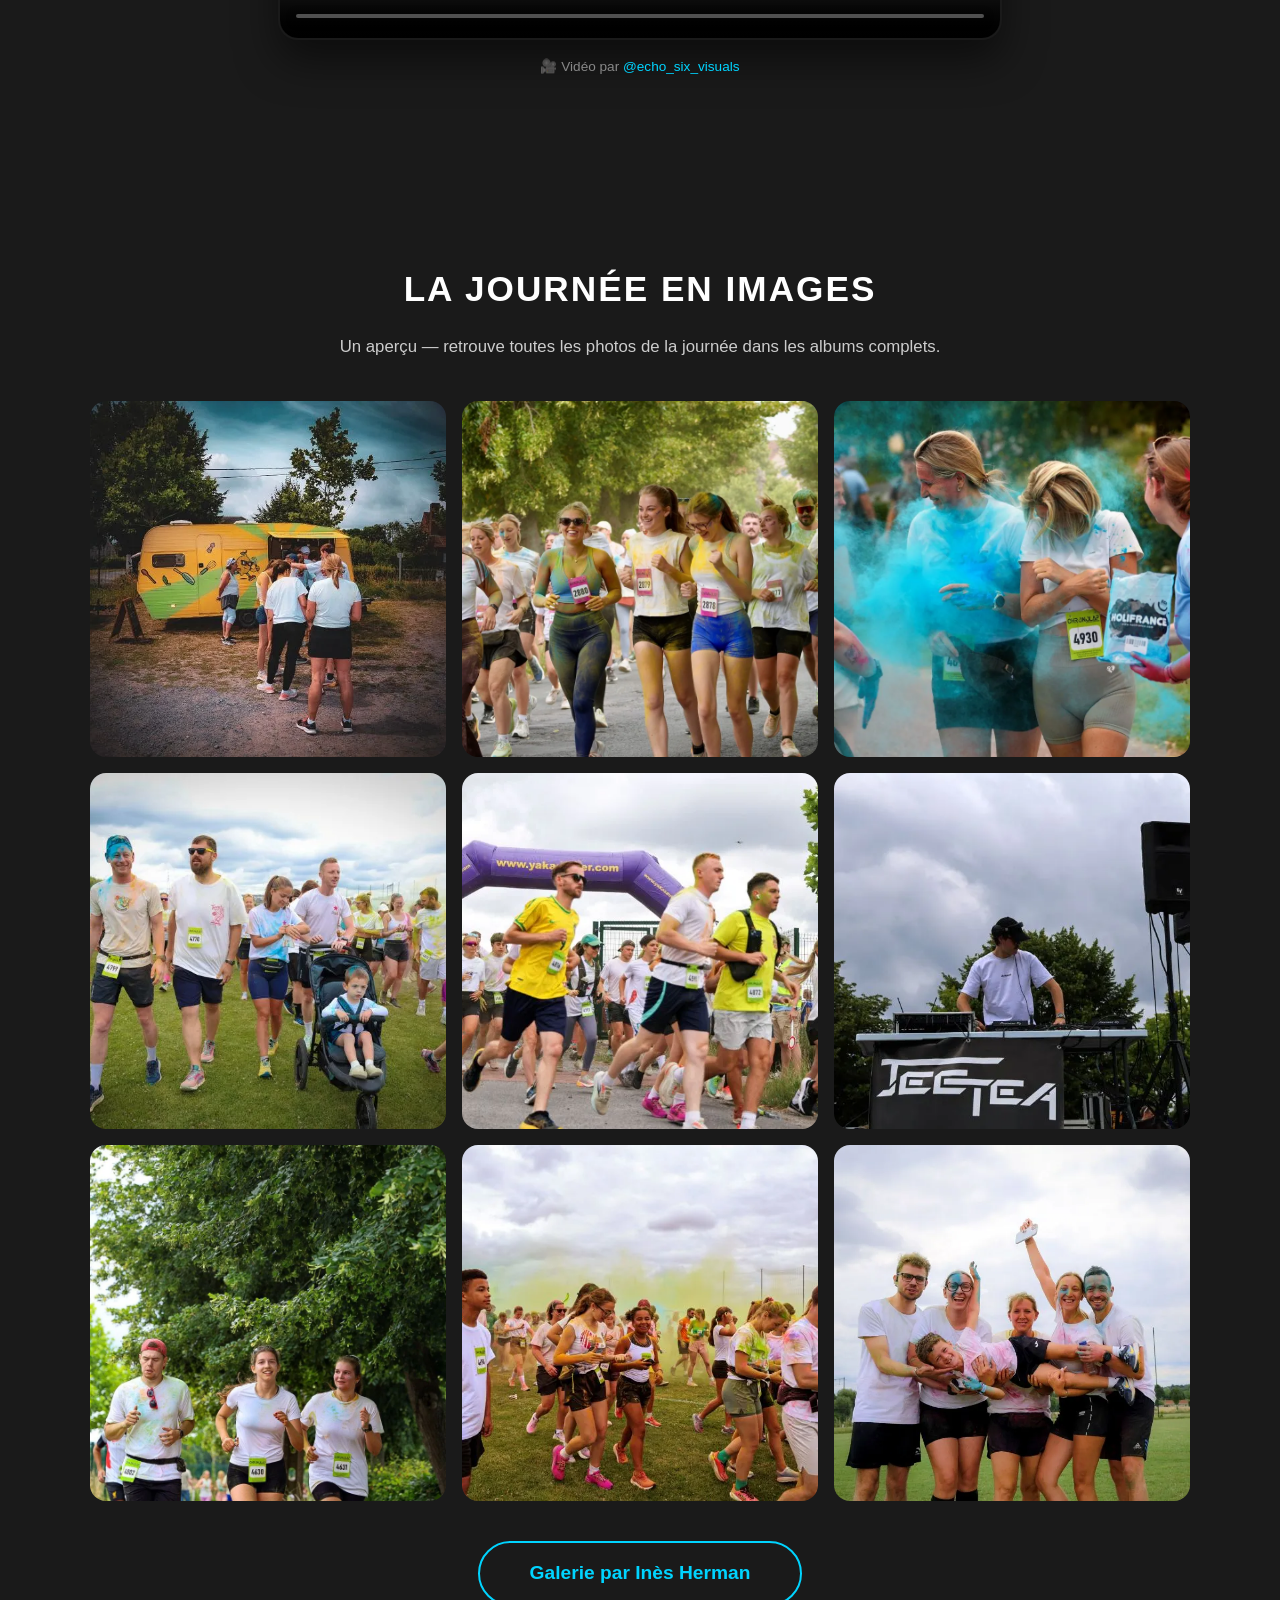
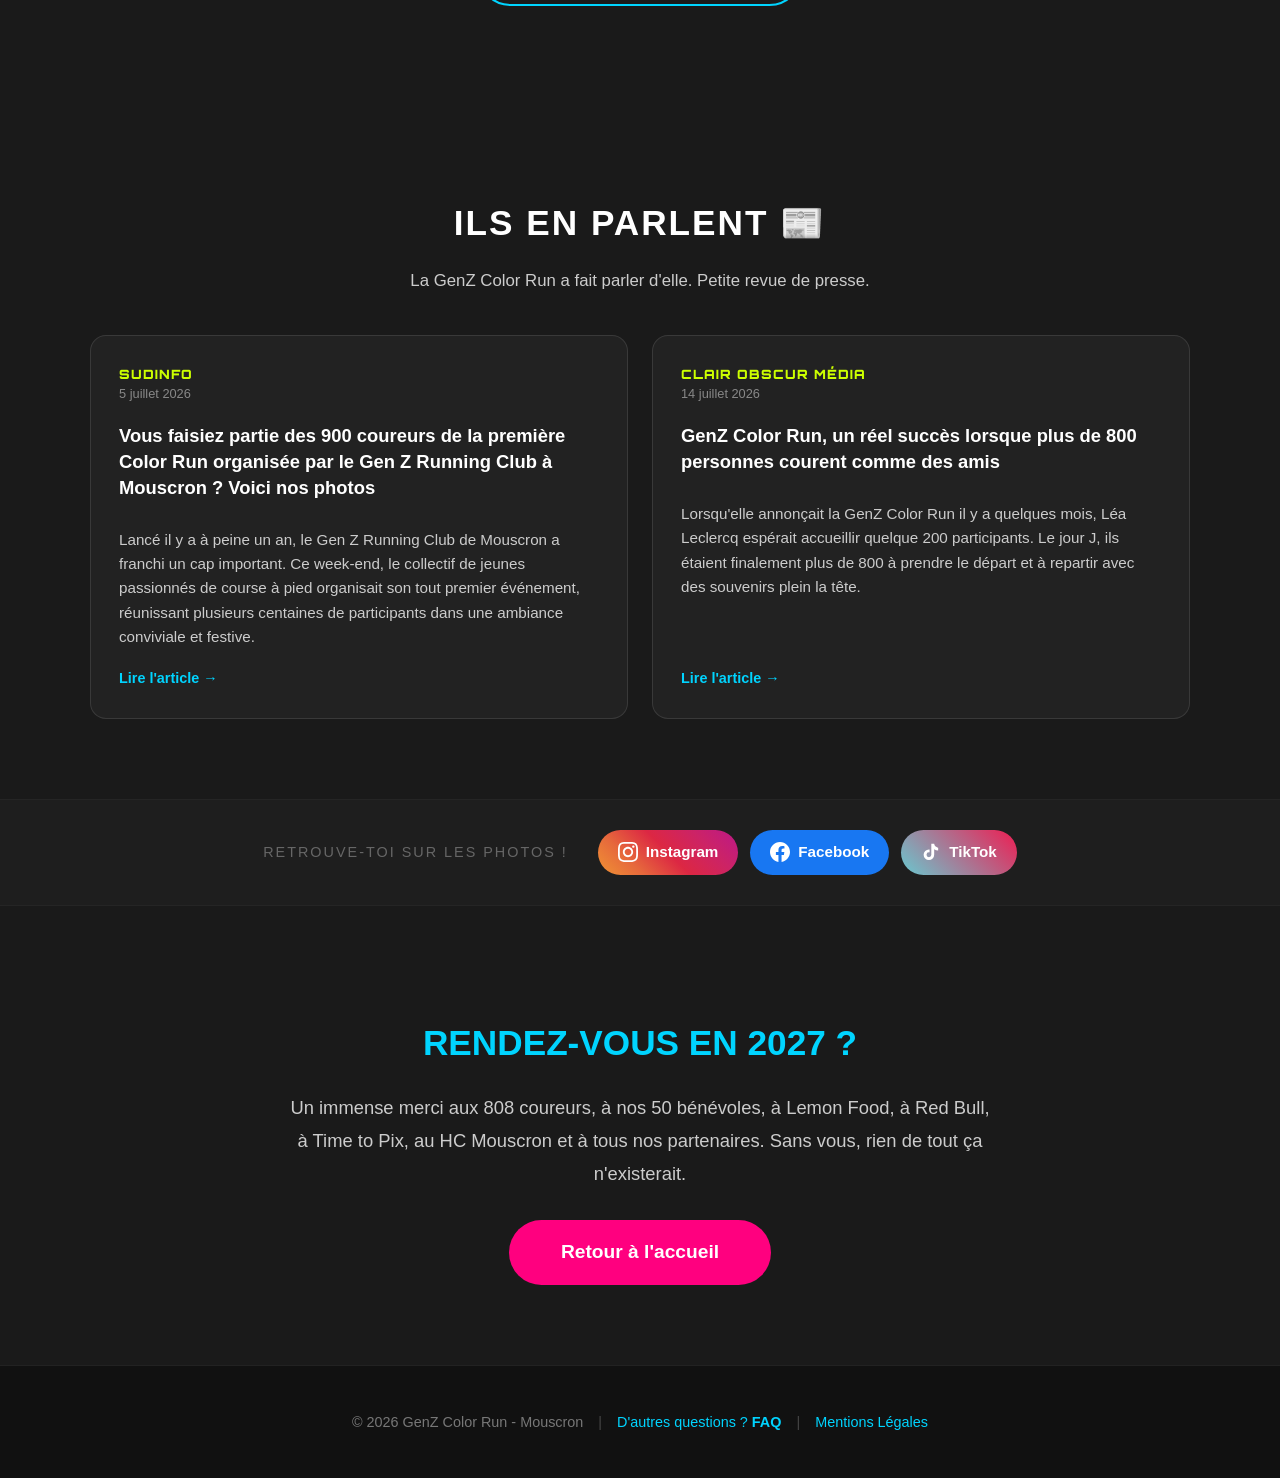
<file: recap.html>
<!DOCTYPE html>
<html lang="fr">

<head>
    <meta charset="UTF-8">
    <meta name="viewport" content="width=device-width, initial-scale=1.0">
    <title>Récap 2026 - GenZ Color Run Mouscron</title>
    <link rel="stylesheet" href="styles/style.css">
    <link rel="stylesheet" href="styles/home.css">
    <link rel="stylesheet" href="styles/recap.css">
    <link rel="icon" type="image/png" href="assets/favicon.png">
    <link rel="icon" href="assets/favicon.png" type="image/png" sizes="48x48">
    <link rel="icon" href="assets/favicon.png" type="image/png" sizes="192x192">
    <link rel="shortcut icon" href="assets/favicon.png">
    <meta name="description"
        content="Retour en images sur la GenZ Color Run 2026 à Mouscron : 808 participants, 6 podiums, 50 bénévoles mobilisés. Photos et vidéos de la journée.">
    <meta name="keywords" content="Color Run, Mouscron, récap, résultats, photos, vidéos, GenZ Running Club">
    <meta name="author" content="GenZ Running Club">

    <meta property="og:title" content="Récap 2026 - GenZ Color Run Mouscron">
    <meta property="og:description" content="808 participants, 50 bénévoles mobilisés pour une journée inoubliable. Revis la journée en photos et vidéos !">
    <meta property="og:image" content="https://genzcolorrun.netlify.app/assets/og_image.png">
    <meta property="og:image:width" content="1200">
    <meta property="og:image:height" content="630">
    <meta property="og:url" content="https://genzcolorrun.netlify.app/recap.html">
    <meta property="og:type" content="website">
</head>

<body>
    <nav>
        <div class="logo">GenZ <span>Color Run</span></div>

        <div class="hamburger">
            <span class="bar"></span>
            <span class="bar"></span>
            <span class="bar"></span>
        </div>

        <ul class="nav-links">
            <li><a href="index.html">Accueil</a></li>
            <li><a href="recap.html" class="nav-special active">Récap 2026</a></li>
            <li><a href="partenaires.html">Partenaires</a></li>
            <li><a href="faq.html">FAQ</a></li>
        </ul>
    </nav>

    <header class="hero recap-hero">
        <div class="hero-content">
            <p class="recap-eyebrow">5 JUILLET 2026 · PLAINE DE NECKERE</p>
            <h1>MERCI MOUSCRON 🎉</h1>
            <p class="location">La GenZ Color Run 2026, c'était juste énorme. On garde ça en mémoire pour toujours.</p>

            <div class="recap-stats">
                <div class="recap-stat-box">
                    <span class="recap-stat-number">808</span>
                    <span class="recap-stat-label">Participants</span>
                </div>
                <div class="recap-stat-box">
                    <span class="recap-stat-number">6</span>
                    <span class="recap-stat-label">Podiums</span>
                </div>
                <div class="recap-stat-box">
                    <span class="recap-stat-number">50</span>
                    <span class="recap-stat-label">Bénévoles mobilisés</span>
                </div>
            </div>

            <a href="https://www.chronolap.net/genz-color-run" target="_blank" rel="noopener" class="btn-main">Voir
                les résultats</a>
        </div>
    </header>

    <section class="recap-video-section">
        <h2>Le Meilleur Moment</h2>
        <p class="recap-video-intro">Revis l'ambiance de la journée en vidéo. 🌈</p>

        <div class="recap-reel-wrapper">
            <video class="recap-video-player" controls playsinline preload="metadata">
                <!--
                    ✅ Ajoute aussi assets/echosixvisual.mp4 dès que la conversion est prête
                    (le navigateur choisira le premier format qu'il sait lire).
                -->
                <source src="assets/echosixvisual.mp4" type="video/mp4">
                <source src="assets/echosixvisual.MOV" type="video/quicktime">
                Ton navigateur ne supporte pas la lecture vidéo intégrée.
                <a href="assets/echosixvisual.MOV">Télécharge la vidéo</a>.
            </video>
        </div>
        <p class="recap-video-credit">🎥 Vidéo par <a href="https://www.instagram.com/echo_six_visuals" target="_blank" rel="noopener">@echo_six_visuals</a></p>

    </section>

    <section class="recap-gallery-section">
        <h2>La Journée en Images</h2>
        <p class="recap-gallery-intro">Un aperçu — retrouve toutes les photos de la journée dans les albums complets.</p>

        <div class="recap-gallery-grid">
            <div class="recap-gallery-item"><img src="assets/jourj-1.webp" alt="GenZ Color Run 2026 - photo 1" loading="lazy"></div>
            <div class="recap-gallery-item"><img src="assets/jourj-2.webp" alt="GenZ Color Run 2026 - photo 2" loading="lazy"></div>
            <div class="recap-gallery-item"><img src="assets/jourj-3.webp" alt="GenZ Color Run 2026 - photo 3" loading="lazy"></div>
            <div class="recap-gallery-item"><img src="assets/jourj-4.webp" alt="GenZ Color Run 2026 - photo 4" loading="lazy"></div>
            <div class="recap-gallery-item"><img src="assets/jourj-5.webp" alt="GenZ Color Run 2026 - photo 5" loading="lazy"></div>
            <div class="recap-gallery-item"><img src="assets/jourj-6.webp" alt="GenZ Color Run 2026 - photo 6" loading="lazy"></div>
            <div class="recap-gallery-item"><img src="assets/jourj-7.webp" alt="GenZ Color Run 2026 - photo 7" loading="lazy"></div>
            <div class="recap-gallery-item"><img src="assets/jourj-8.webp" alt="GenZ Color Run 2026 - photo 8" loading="lazy"></div>
            <div class="recap-gallery-item"><img src="assets/jourj-9.webp" alt="GenZ Color Run 2026 - photo 9" loading="lazy"></div>
        </div>

        <div class="recap-gallery-links">
            <!--<a href="https://drive.google.com/drive/folders/1c-RbX6EEExTZfD71M2aKeNxN-aIGUXKa?usp=share_link"
                target="_blank" rel="noopener" class="btn-main recap-gallery-cta">Album Google Drive</a>
        --> <a href="https://adobe.ly/45GB4Vx"
                target="_blank" rel="noopener" class="btn-main recap-gallery-cta recap-gallery-cta-alt">Galerie par Inès
                Herman</a>
           <!--<a href="https://becorner.be/album/35051"
                target="_blank" rel="noopener" class="btn-main recap-gallery-cta recap-gallery-cta-alt">Photos par
                Mathon</a>-->
        </div>
    </section>

    <section class="recap-press-section">
    <h2>Ils en parlent 📰</h2>
    <p class="recap-press-intro">La GenZ Color Run a fait parler d'elle. Petite revue de presse.</p>

    <div class="recap-press-grid">
        <a href="https://www.sudinfo.be/id1168545/article/2026-07-05/vous-faisiez-partie-des-900-coureurs-de-la-premiere-color-run-organisee-par-le"
            target="_blank" rel="noopener" class="recap-press-card">
            <span class="recap-press-source">Sudinfo</span>
            <span class="recap-press-date">5 juillet 2026</span>
            <h3 class="recap-press-title">Vous faisiez partie des 900 coureurs de la première Color Run organisée par le Gen Z Running Club à Mouscron ? Voici nos photos</h3>
            <p class="recap-press-excerpt">Lancé il y a à peine un an, le Gen Z Running Club de Mouscron a franchi un cap important. Ce week-end, le collectif de jeunes passionnés de course à pied organisait son tout premier événement, réunissant plusieurs centaines de participants dans une ambiance conviviale et festive.</p>
            <span class="recap-press-cta">Lire l'article →</span>
        </a>

        <a href="https://clairobscurmedia.substack.com/p/genz-color-run-un-reel-succes-lorsque"
            target="_blank" rel="noopener" class="recap-press-card">
            <span class="recap-press-source">Clair Obscur Média</span>
            <span class="recap-press-date">14 juillet 2026</span>
            <h3 class="recap-press-title">GenZ Color Run, un réel succès lorsque plus de 800 personnes courent comme des amis</h3>
            <p class="recap-press-excerpt">Lorsqu'elle annonçait la GenZ Color Run il y a quelques mois, Léa Leclercq espérait accueillir quelque 200 participants. Le jour J, ils étaient finalement plus de 800 à prendre le départ et à repartir avec des souvenirs plein la tête.</p>
            <span class="recap-press-cta">Lire l'article →</span>
        </a>
    </div>
</section>

    <section class="socials-home">
        <div class="socials-home-inner">
            <p class="socials-label">Retrouve-toi sur les photos !</p>
            <div class="socials-home-links">
                <a href="https://www.instagram.com/genz.color.run?utm_source=ig_web_button_share_sheet&igsh=ZDNlZDc0MzIxNw=="
                    target="_blank" rel="noopener" class="social-home-btn instagram">
                    <svg width="20" height="20" viewBox="0 0 24 24" fill="currentColor">
                        <path
                            d="M12 2.163c3.204 0 3.584.012 4.85.07 3.252.148 4.771 1.691 4.919 4.919.058 1.265.069 1.645.069 4.849 0 3.205-.012 3.584-.069 4.849-.149 3.225-1.664 4.771-4.919 4.919-1.266.058-1.644.07-4.85.07-3.204 0-3.584-.012-4.849-.07-3.26-.149-4.771-1.699-4.919-4.92-.058-1.265-.07-1.644-.07-4.849 0-3.204.013-3.583.07-4.849.149-3.227 1.664-4.771 4.919-4.919 1.266-.057 1.645-.069 4.849-.069zm0-2.163c-3.259 0-3.667.014-4.947.072-4.358.2-6.78 2.618-6.98 6.98-.059 1.281-.073 1.689-.073 4.948 0 3.259.014 3.668.072 4.948.2 4.358 2.618 6.78 6.98 6.98 1.281.058 1.689.072 4.948.072 3.259 0 3.668-.014 4.948-.072 4.354-.2 6.782-2.618 6.979-6.98.059-1.28.073-1.689.073-4.948 0-3.259-.014-3.667-.072-4.947-.196-4.354-2.617-6.78-6.979-6.98-1.281-.059-1.69-.073-4.949-.073zm0 5.838c-3.403 0-6.162 2.759-6.162 6.162s2.759 6.163 6.162 6.163 6.162-2.759 6.162-6.163c0-3.403-2.759-6.162-6.162-6.162zm0 10.162c-2.209 0-4-1.79-4-4 0-2.209 1.791-4 4-4s4 1.791 4 4c0 2.21-1.791 4-4 4zm6.406-11.845c-.796 0-1.441.645-1.441 1.44s.645 1.44 1.441 1.44c.795 0 1.439-.645 1.439-1.44s-.644-1.44-1.439-1.44z" />
                    </svg>
                    Instagram
                </a>
                <a href="https://www.facebook.com/profile.php?id=61579503216995" target="_blank" rel="noopener"
                    class="social-home-btn facebook">
                    <svg width="20" height="20" viewBox="0 0 24 24" fill="currentColor">
                        <path
                            d="M24 12.073c0-6.627-5.373-12-12-12s-12 5.373-12 12c0 5.99 4.388 10.954 10.125 11.854v-8.385H7.078v-3.47h3.047V9.43c0-3.007 1.792-4.669 4.533-4.669 1.312 0 2.686.235 2.686.235v2.953H15.83c-1.491 0-1.956.925-1.956 1.874v2.25h3.328l-.532 3.47h-2.796v8.385C19.612 23.027 24 18.062 24 12.073z" />
                    </svg>
                    Facebook
                </a>
                <a href="https://www.tiktok.com/@runningmouscron?is_from_webapp=1&sender_device=pc" target="_blank"
                    rel="noopener" class="social-home-btn tiktok">
                    <svg width="20" height="20" viewBox="0 0 24 24" fill="currentColor">
                        <path
                            d="M19.59 6.69a4.83 4.83 0 01-3.77-4.25V2h-3.45v13.67a2.89 2.89 0 01-2.88 2.5 2.89 2.89 0 01-2.89-2.89 2.89 2.89 0 012.89-2.89c.28 0 .54.04.79.1V9.01a6.27 6.27 0 00-.79-.05 6.34 6.34 0 00-6.34 6.34 6.34 6.34 0 006.34 6.34 6.34 6.34 0 006.33-6.34V8.69a8.18 8.18 0 004.78 1.52V6.76a4.85 4.85 0 01-1.01-.07z" />
                    </svg>
                    TikTok
                </a>
            </div>
        </div>
    </section>

    <section class="recap-thanks">
        <h2>Rendez-vous en 2027 ?</h2>
        <p>Un immense merci aux 808 coureurs, à nos 50 bénévoles, à Lemon Food, à Red Bull, à Time to Pix, au HC
            Mouscron et à tous nos partenaires. Sans vous, rien de tout ça n'existerait.</p>
        <a href="index.html" class="btn-main">Retour à l'accueil</a>
    </section>

    <footer>
        <div class="footer-content">
            <p>&copy; 2026 GenZ Color Run - Mouscron</p>
            <span class="separator">|</span>
            <a href="faq.html" class="footer-link">D'autres questions ? <strong>FAQ</strong></a>
            <span class="separator">|</span>
            <a href="legales.html" class="footer-link">Mentions Légales</a>
        </div>
    </footer>

    <script src="script/script.js"></script>
    <script src="script/home.js"></script>

</body>

</html>
</file>
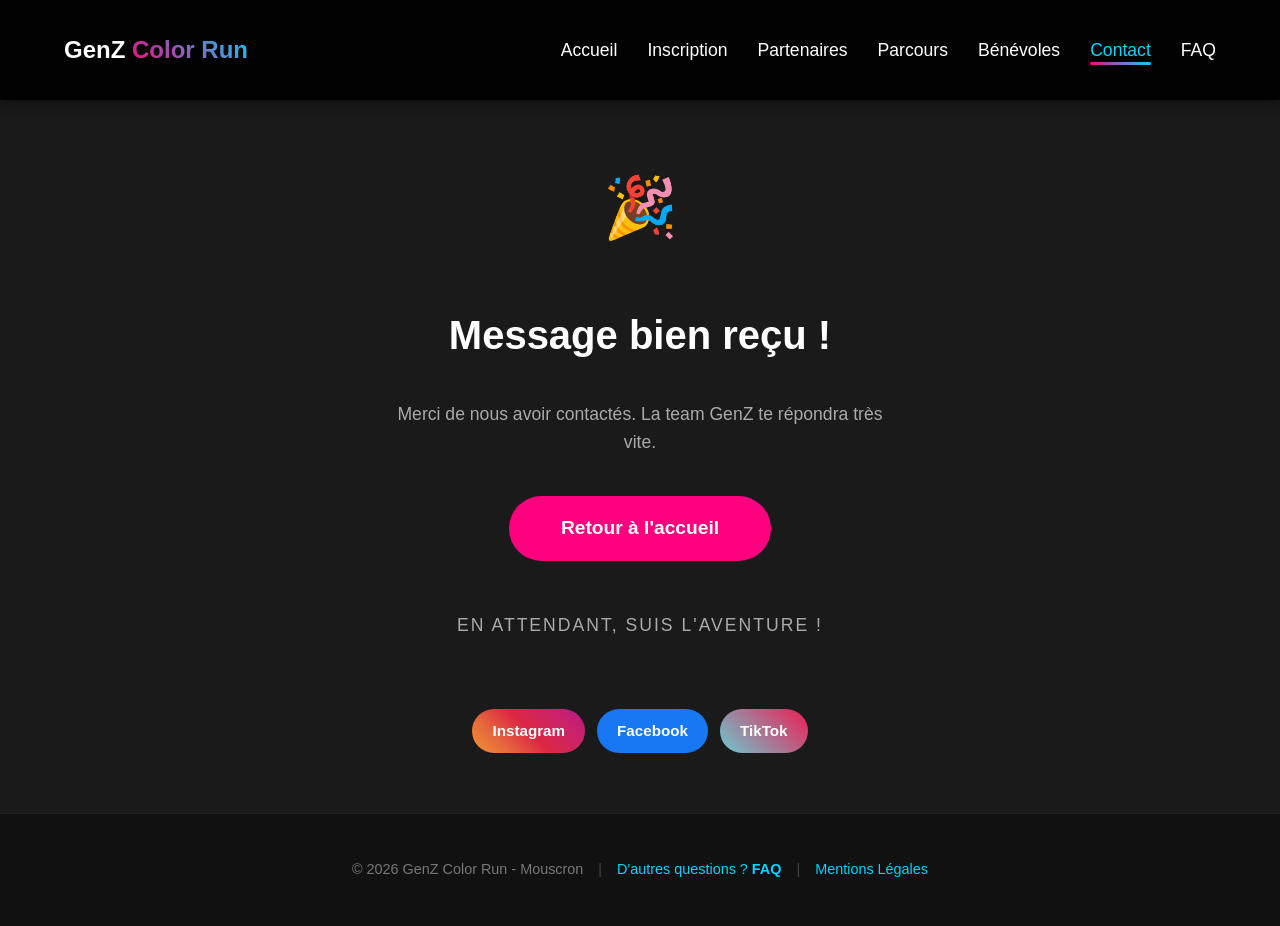
<file: success.html>
<!DOCTYPE html>
<html lang="fr">
<head>
    <meta charset="UTF-8">
    <meta name="viewport" content="width=device-width, initial-scale=1.0">
    <link rel="icon" type="image/png" href="assets/favicon.png">
    <link rel="icon" href="assets/favicon.png" type="image/png" sizes="48x48">
    <link rel="icon" href="assets/favicon.png" type="image/png" sizes="192x192">
    <link rel="shortcut icon" href="assets/favicon.png">
    <title>Message envoyé !</title>
    <link rel="stylesheet" href="styles/style.css">
    <style>
        .success-container {
            display: flex;
            flex-direction: column;
            align-items: center;
            justify-content: center;
            min-height: 60vh;
            text-align: center;
            padding: 60px 20px;
        }
        .success-icon { font-size: 60px; margin-bottom: 20px; }
        .success-container h1 { font-size: 2.5rem; margin-bottom: 15px; color: white; }
        .success-container p { color: #aaa; font-size: 1.1rem; margin-bottom: 40px; max-width: 500px; }
        .success-socials {
            display: flex;
            gap: 12px;
            flex-wrap: wrap;
            justify-content: center;
            margin-top: 30px;
        }
        .success-socials a {
            display: inline-flex;
            align-items: center;
            gap: 8px;
            padding: 10px 20px;
            border-radius: 50px;
            text-decoration: none;
            font-weight: bold;
            font-size: 0.95rem;
            color: white;
            transition: transform 0.3s, filter 0.3s;
        }
        .success-socials a:hover { transform: translateY(-3px); filter: brightness(1.15); }
        .success-socials .instagram { background: linear-gradient(45deg, #f09433, #e6683c, #dc2743, #cc2366, #bc1888); }
        .success-socials .facebook  { background: #1877f2; }
        .success-socials .tiktok    { background: linear-gradient(45deg, #69C9D0, #EE1D52); }
        .success-label { color: #666; font-size: 0.85rem; text-transform: uppercase; letter-spacing: 2px; margin-bottom: 10px; }
    </style>
</head>
<body>
    <nav>
        <div class="logo">GenZ <span>Color Run</span></div>
        <div class="hamburger">
            <span class="bar"></span><span class="bar"></span><span class="bar"></span>
        </div>
        <ul class="nav-links">
            <li><a href="/">Accueil</a></li>
            <li><a href="inscription.html">Inscription</a></li>
            <li><a href="partenaires.html">Partenaires</a></li>
            <li><a href="parcours.html">Parcours</a></li>
            <li><a href="benevoles.html">Bénévoles</a></li>
            <li><a href="contact.html" class="active">Contact</a></li>
            <li><a href="faq.html">FAQ</a></li>
        </ul>
    </nav>

    <div class="success-container">
        <div class="success-icon">🎉</div>
        <h1>Message bien reçu !</h1>
        <p>Merci de nous avoir contactés. La team GenZ te répondra très vite.</p>
        <a href="/" class="btn-main">Retour à l'accueil</a>

        <p class="success-label" style="margin-top: 50px;">En attendant, suis l'aventure !</p>
        <div class="success-socials">
            <a href="https://www.instagram.com/genz.colorrun?utm_source=ig_web_button_share_sheet&igsh=ZDNlZDc0MzIxNw==" target="_blank" rel="noopener" class="instagram">Instagram</a>
            <a href="https://www.facebook.com/groups/651619187902214/" target="_blank" rel="noopener" class="facebook">Facebook</a>
            <a href="https://www.tiktok.com/@runningmouscron?is_from_webapp=1&sender_device=pc" target="_blank" rel="noopener" class="tiktok">TikTok</a>
        </div>
    </div>

    <footer>
        <div class="footer-content">
            <p>&copy; 2026 GenZ Color Run - Mouscron</p>
            <span class="separator">|</span>
            <a href="faq.html" class="footer-link">D'autres questions ? <strong>FAQ</strong></a>
            <span class="separator">|</span>
            <a href="legales.html" class="footer-link">Mentions Légales</a>
        </div>
    </footer>

    <script src="script/script.js"></script>
</body>
</html>
</file>
<file: styles/style.css>
/* --- style.css --- */
/* 1. IMPORTS & VARIABLES (Indispensable partout) */

/* Orbitron - Self-hosted (RGPD compliant, aucun appel vers Google) */
/* Les fichiers woff2 doivent être placés dans le dossier fonts/ */
/* orbitron-500 - latin */
@font-face {
    font-family: 'Orbitron';
    font-style: normal;
    font-weight: 500;
    font-display: swap;
    src: url('../fonts/orbitron-v35-latin-500.woff2') format('woff2');
}

/* orbitron-900 - latin */
@font-face {
    font-family: 'Orbitron';
    font-style: normal;
    font-weight: 900;
    font-display: swap;
    src: url('../fonts/orbitron-v35-latin-900.woff2') format('woff2');
}

:root {
    --primary: #ff007f;
    --secondary: #00d4ff;
    --accent: #ccff00;
    --dark: #1a1a1a;
    --light: #ffffff;
}

body {
    font-family: 'Segoe UI', Roboto, sans-serif;
    margin: 0;
    background-color: var(--dark);
    color: var(--light);
    line-height: 1.6;
}

/* 2. NAVIGATION (Desktop & Mobile Burger) */
nav {
    display: flex;
    justify-content: space-between;
    align-items: center;
    padding: 20px 5%;
    background: rgba(0,0,0,0.9);
    position: sticky;
    top: 0;
    z-index: 1000;
    box-shadow: 0 2px 10px rgba(0,0,0,0.5);
}

nav .logo { 
    font-weight: bold; 
    font-size: 1.5rem; 
    z-index: 1002;
}

nav span {
    background: linear-gradient(45deg, var(--primary), var(--secondary));
    -webkit-background-clip: text;
    background-clip: text;
    -webkit-text-fill-color: transparent;
    color: transparent;
    display: inline-block;
}

.nav-links { 
    display: flex; 
    list-style: none; 
    align-items: center;
}

.nav-links li { margin-left: 30px; }

.nav-links li a {
    color: white;
    text-decoration: none;
    font-weight: 500;
    position: relative;
    padding-bottom: 5px;
    font-size: 1.1rem;
}

.nav-links li a::after {
    content: '';
    position: absolute;
    width: 0;
    height: 3px;
    bottom: 0;
    left: 0;
    background: linear-gradient(45deg, var(--primary), var(--secondary));
    transition: width 0.3s ease-in-out;
    border-radius: 2px;
}

.nav-links li a:hover::after,
.nav-links li a.active::after { width: 100%; }
.nav-links li a.active { color: var(--secondary); }

/* BURGER MENU STYLES */
.hamburger {
    display: none;
    cursor: pointer;
    z-index: 1002;
    padding: 5px;
}

.bar {
    display: block;
    width: 30px;
    height: 4px;
    margin: 6px auto;
    transition: all 0.3s ease-in-out;
    border-radius: 4px;
    background: linear-gradient(45deg, var(--primary), var(--secondary));
    box-shadow: 0 0 5px rgba(0, 212, 255, 0.5); 
}

@media (max-width: 768px) {
    .hamburger { display: block; }
    .hamburger.active .bar:nth-child(2) { opacity: 0; }
    .hamburger.active .bar:nth-child(1) { transform: translateY(10px) rotate(45deg); }
    .hamburger.active .bar:nth-child(3) { transform: translateY(-10px) rotate(-45deg); }

    .nav-links {
        position: fixed;
        right: -100%;
        top: 0;
        height: 100vh;
        background-color: rgba(0, 0, 0, 0.95);
        display: flex;
        flex-direction: column;
        justify-content: center;
        align-items: center;
        width: 100%;
        transition: 0.4s ease-in-out;
        z-index: 1001;
        padding: 0;
        margin: 0;
    }
    .nav-links.active { right: 0; }
    .nav-links li { margin: 25px 0; }
    .nav-links li a { font-size: 1.5rem; }
}

/* --- FOOTER --- */
footer {
    background-color: #111;
    color: #777;
    padding: 30px 20px;
    text-align: center;
    border-top: 1px solid #222;
    font-size: 0.9rem;
}

.footer-content {
    display: flex;
    justify-content: center;
    align-items: center;
    gap: 15px; /* Espace entre le copyright et le lien */
    flex-wrap: wrap; /* Pour que ça passe à la ligne sur mobile */
}

.footer-link {
    color: var(--secondary); /* Bleu clair (ou ta couleur secondaire) */
    text-decoration: none;
    transition: color 0.3s;
}

.footer-link:hover {
    color: white;
    text-decoration: underline;
}

.footer-link strong {
    font-weight: bold;
    text-transform: uppercase;
}

.separator {
    color: #444;
}

/* Responsive Mobile : On enlève le séparateur et on empile */
@media (max-width: 600px) {
    .separator { display: none; }
    .footer-content { flex-direction: column; gap: 5px; }
}

/* 4. BOUTONS GLOBAUX (Utilisable sur inscription aussi) */
.btn-main {
    padding: 15px 50px;
    background: var(--primary);
    color: white;
    text-decoration: none;
    border-radius: 50px;
    font-weight: bold;
    font-size: 1.2rem;
    transition: transform 0.3s, box-shadow 0.3s;
    border: 2px solid transparent;
    display: inline-block; /* Sécurité */
}

.btn-main:hover { 
    transform: scale(1.05);
    background: transparent;
    border-color: var(--primary);
    box-shadow: 0 0 15px var(--primary);
}

/* ===== MINI COUNTDOWN (pages secondaires) ===== */
.mini-countdown {
    display: flex;
    justify-content: center;
    align-items: center;
    gap: 6px;
    margin-top: 16px;
    font-family: 'Orbitron', sans-serif;
}

.mc-item {
    display: flex;
    flex-direction: column;
    align-items: center;
    background: rgba(255,255,255,0.06);
    border: 1px solid rgba(255,255,255,0.1);
    border-radius: 8px;
    padding: 6px 12px;
    min-width: 48px;
}

.mc-val {
    font-size: 1.4rem;
    font-weight: 900;
    background: linear-gradient(45deg, var(--primary), var(--secondary));
    -webkit-background-clip: text;
    background-clip: text;
    -webkit-text-fill-color: transparent;
    color: transparent;
    line-height: 1.1;
}

.mc-lbl {
    font-size: 0.6rem;
    color: #555;
    text-transform: uppercase;
    letter-spacing: 1px;
    margin-top: 2px;
}

.mc-sep {
    color: #444;
    font-size: 1.2rem;
    font-weight: bold;
    align-self: center;
    margin-bottom: 8px;
}

.mini-countdown-date {
    font-size: 0.8rem;
    color: #555;
    margin: 8px 0 0 0;
    letter-spacing: 1px;
}

@media (max-width: 480px) {
    .mc-val { font-size: 1.1rem; }
    .mc-item { min-width: 38px; padding: 5px 8px; }
}

/* Effet spécial pour le lien Inscription dans le menu */
.nav-links li a.nav-special {
    color: var(--primary); /* Rose par défaut */
    font-weight: 800;
    text-transform: uppercase;
    letter-spacing: 1px;
    text-shadow: 0 0 8px rgba(255, 0, 127, 0.3);
    animation: pulseInscription 2s infinite;
    position: relative;
}

/* On change le dégradé du soulignement pour celui-ci */
.nav-links li a.nav-special::after {
    background: linear-gradient(45deg, var(--secondary), var(--primary));
    height: 4px;
}

/* Animation de pulsation douce */
@keyframes pulseInscription {
    0% {
        text-shadow: 0 0 5px rgba(255, 0, 127, 0.5);
        transform: scale(1);
    }
    50% {
        text-shadow: 0 0 15px var(--primary), 0 0 25px var(--primary);
        color: var(--light); /* Devient blanc brillant au milieu du cycle */
        transform: scale(1.05);
    }
    100% {
        text-shadow: 0 0 5px rgba(255, 0, 127, 0.5);
        transform: scale(1);
    }
}

/* Mobile : On s'assure que ça reste lisible */
@media (max-width: 768px) {
    .nav-links li a.nav-special {
        font-size: 1.8rem; /* Plus gros dans le menu burger */
        animation: none; /* On stoppe l'animation sur mobile pour éviter la distraction */
        color: var(--primary);
        text-shadow: 0 0 10px var(--primary);
    }
}
</file>
<file: styles/home.css>
/* --- styles/home.css --- */

/* 1. HERO SECTION & COMPTE À REBOURS */
.hero {
    height: 90vh;
    display: flex;
    flex-direction: column;
    align-items: center;
    justify-content: center;
    background: 
        linear-gradient(125deg, 
            rgba(255, 0, 127, 0.35) 0%, 
            rgba(26, 26, 26, 0.95) 40%, 
            rgba(0, 212, 255, 0.3) 100%
        ),
        radial-gradient(ellipse at 20% 50%, rgba(255, 0, 127, 0.2) 0%, transparent 60%),
        radial-gradient(ellipse at 80% 50%, rgba(0, 212, 255, 0.2) 0%, transparent 60%),
        var(--dark);
    /* background-attachment: fixed;  ← supprime cette ligne */
    /* animation: heroShift 8s ease-in-out infinite alternate; ← supprime si @keyframes heroShift n'existe pas ailleurs dans ton CSS */
    text-align: center;
    padding: 0 20px;
}

.hero h1 {
    font-size: 3rem;
    margin-bottom: 5px;
    text-transform: uppercase;
    font-weight: 800;
    font-family: 'Orbitron', sans-serif;
    text-shadow: 2px 2px 4px rgba(0, 0, 0, 0.5);
}

.hero .location {
    font-size: 1.2rem;
    margin-bottom: 40px;
    font-weight: 500;
    opacity: 0.9;
}

.countdown {
    display: flex;
    gap: 30px;
    margin-bottom: 50px;
    justify-content: center;
    flex-wrap: wrap;
}

.time-box {
    display: flex;
    flex-direction: column;
    align-items: center;
}

.time-number {
    font-size: 4rem;
    font-weight: 900;
    line-height: 1;
    font-family: 'Orbitron', sans-serif;
    background: linear-gradient(45deg, var(--primary), var(--secondary));
    -webkit-background-clip: text;
    background-clip: text;
    -webkit-text-fill-color: transparent;
    color: transparent;
    filter: drop-shadow(0px 2px 4px rgba(0, 0, 0, 0.3));
}

.time-label {
    font-size: 1rem;
    text-transform: uppercase;
    letter-spacing: 2px;
    margin-top: 5px;
    font-weight: bold;
    color: var(--light);
}

@media (max-width: 768px) {
    .hero h1 {
        font-size: 2rem;
    }

    .countdown {
        gap: 15px;
    }

    .time-number {
        font-size: 2.5rem;
    }

    .time-label {
        font-size: 0.8rem;
    }
}

/* 2. SECTION PRÉSENTATION (Le Projet) */
.presentation {
    padding: 80px 20px;
    max-width: 800px;
    margin: 0 auto;
    text-align: center;
    /* S'assure que le fond est bien celui du body */
    background-color: var(--dark);
}

.presentation h2 {
    font-size: 2.5rem;
    margin-bottom: 20px;
    color: var(--secondary);
    text-transform: uppercase;
    font-weight: 800;
}

.presentation p {
    font-size: 1.2rem;
    color: #ccc;
    line-height: 1.8;
}

/* 3. SECTION QUI SOMMES-NOUS (Version DARK) */
.about-us {
    background-color: var(--dark);
    /* Fond sombre */
    padding: 5rem 2rem;
    color: var(--light);
    /* Texte clair */
    border-top: 3px solid var(--primary);
    /* Séparateur rose subtil */
    border-bottom: 3px solid var(--secondary);
    /* Séparateur bleu subtil */
}

.about-container {
    max-width: 900px;
    margin: 0 auto;
}

.about-text h2 {
    font-size: 3rem;
    text-align: center;
    margin-bottom: 3rem;
    color: var(--secondary);
    /* Titre en cyan comme le reste du site */
    text-transform: uppercase;
    letter-spacing: 2px;
    font-weight: 800;
}

.about-block {
    margin-bottom: 3rem;
    padding-left: 1.5rem;
    /* Barre latérale en dégradé pour le style */
    border-image: linear-gradient(to bottom, var(--primary), var(--secondary)) 1 100%;
    border-left-width: 4px;
    border-left-style: solid;
}

.about-block h3 {
    font-size: 1.8rem;
    color: var(--light);
    margin-bottom: 1rem;
    font-weight: 700;
}

.about-block p {
    font-size: 1.1rem;
    line-height: 1.7;
    margin-bottom: 1rem;
    color: #ccc;
    /* Gris clair pour le texte courant */
}

/* Liste des partenaires (Food trucks / HC Mouscron) en mode sombre */
.partners-list {
    list-style: none;
    padding: 0;
    margin-top: 1rem;
}

.partners-list li {
    /* Fond sombre légèrement transparent pour un effet "carte" */
    background-color: rgba(255, 255, 255, 0.05);
    padding: 1rem;
    margin-bottom: 0.5rem;
    border-radius: 8px;
    font-size: 1.05rem;
    border-left: 5px solid var(--accent);
    /* Vert fluo pour faire ressortir */
    box-shadow: 0 2px 5px rgba(0, 0, 0, 0.3);
    color: var(--light);
}

.partners-list strong {
    color: var(--secondary);
    /* Mettre en valeur les noms en cyan */
}

@media (max-width: 768px) {
    .about-text h2 {
        font-size: 2.2rem;
    }

    .about-block {
        border-left: none;
        padding-left: 0;
        border-image: linear-gradient(to right, var(--primary), var(--secondary)) 1 100%;
        border-top-width: 4px;
        border-top-style: solid;
        padding-top: 1rem;
    }
}

/* 4. CARROUSEL — 2026 edition */
.carousel-section {
    padding: 80px 0 60px;
    text-align: center;
    background: var(--dark);
    overflow: hidden;
    position: relative;
}

/* Ligne déco au dessus */
.carousel-section::before {
    content: '';
    position: absolute;
    top: 0; left: 10%; right: 10%;
    height: 1px;
    background: linear-gradient(90deg, transparent, var(--primary), var(--secondary), transparent);
}

.carousel-section h2 {
    color: var(--light);
    font-size: 2.2rem;
    text-transform: uppercase;
    margin-bottom: 50px;
    font-weight: 800;
    letter-spacing: 2px;
    position: relative;
    display: inline-block;
}

/* Underline dégradé sous le titre */
.carousel-section h2::after {
    content: '';
    position: absolute;
    bottom: -10px; left: 50%;
    transform: translateX(-50%);
    width: 60px; height: 3px;
    background: linear-gradient(90deg, var(--primary), var(--secondary));
    border-radius: 2px;
}

.carousel-container {
    position: relative;
    max-width: 1200px;
    margin: 0 auto;
    height: 480px;
    display: flex;
    align-items: center;
    justify-content: center;
    /* Touch area */
    touch-action: pan-y;
    user-select: none;
}

.carousel-window {
    width: 100%;
    height: 100%;
    overflow: hidden;
    position: relative;
}

.carousel-track {
    display: flex;
    height: 100%;
    transition: transform 0.5s cubic-bezier(0.25, 0.46, 0.45, 0.94);
    transform: translateX(25%);
    will-change: transform;
}

/* Slide de base */
.slide {
    flex: 0 0 50%;
    max-width: 50%;
    height: 100%;
    padding: 0 12px;
    box-sizing: border-box;
    opacity: 0.25;
    transform: scale(0.82);
    transition: opacity 0.5s ease, transform 0.5s ease;
    display: flex;
    align-items: center;
    justify-content: center;
    position: relative;
}

.slide img {
    width: 100%;
    height: 100%;
    object-fit: cover;
    border-radius: 20px;
    box-shadow: 0 20px 40px rgba(0,0,0,0.6);
    transition: border-radius 0.5s ease, box-shadow 0.5s ease;
    display: block;
}

/* Slide active */
.slide.active {
    opacity: 1;
    transform: scale(1);
    z-index: 10;
}

.slide.active img {
    border-radius: 20px;
    box-shadow:
        0 0 0 2px var(--primary),
        0 0 30px rgba(255,0,127,0.35),
        0 0 60px rgba(0,212,255,0.15),
        0 25px 50px rgba(0,0,0,0.7);
}

/* Indicateurs de position (dots) */
.carousel-dots {
    display: flex;
    justify-content: center;
    gap: 8px;
    margin-top: 28px;
}

.carousel-dot {
    width: 6px;
    height: 6px;
    border-radius: 50%;
    background: #333;
    border: none;
    cursor: pointer;
    transition: all 0.3s;
    padding: 0;
}

.carousel-dot.active {
    background: var(--primary);
    width: 24px;
    border-radius: 3px;
    box-shadow: 0 0 8px rgba(255,0,127,0.5);
}

/* Boutons nav */
.carousel-btn {
    position: absolute;
    top: 50%;
    transform: translateY(-50%);
    z-index: 20;
    background: rgba(0,0,0,0.5);
    color: white;
    border: 1px solid rgba(255,255,255,0.1);
    font-size: 1.4rem;
    width: 48px;
    height: 48px;
    border-radius: 50%;
    cursor: pointer;
    transition: all 0.3s;
    backdrop-filter: blur(10px);
    -webkit-backdrop-filter: blur(10px);
    display: flex;
    align-items: center;
    justify-content: center;
}

.carousel-btn:hover {
    background: var(--primary);
    border-color: var(--primary);
    box-shadow: 0 0 20px rgba(255,0,127,0.4);
    transform: translateY(-50%) scale(1.08);
}

.prev-btn { left: 16px; }
.next-btn { right: 16px; }

/* Bouton pause */
.pause-btn {
    bottom: -56px;
    left: 50%;
    top: auto;
    transform: translateX(-50%);
    font-size: 1rem;
    width: 36px;
    height: 36px;
    opacity: 0.5;
    transition: opacity 0.3s;
}

.pause-btn:hover {
    opacity: 1;
    transform: translateX(-50%) scale(1.08);
    background: rgba(0,0,0,0.5);
    box-shadow: none;
}

.pause-btn[aria-pressed="true"] {
    background: rgba(255,0,127,0.2);
    border-color: var(--primary);
    color: var(--primary);
    opacity: 0.8;
    box-shadow: none;
}

/* ---- MOBILE ---- */
@media (max-width: 768px) {
    .carousel-container {
        height: 320px;
        /* Curseur grab sur mobile */
        cursor: grab;
    }

    .carousel-container.dragging {
        cursor: grabbing;
    }

    .slide {
        flex: 0 0 88%;
        max-width: 88%;
        padding: 0 8px;
        opacity: 0.3;
        transform: scale(0.88);
    }

    .slide.active {
        opacity: 1;
        transform: scale(1);
    }

    .carousel-track {
        transform: translateX(6%);
    }

    /* Cacher les boutons nav sur mobile — swipe suffit */
    .prev-btn, .next-btn { display: none; }

    /* Dots plus grands sur mobile (zone de tap) */
    .carousel-dot { width: 8px; height: 8px; }
    .carousel-dot.active { width: 28px; }

    .pause-btn {
        bottom: -48px;
        width: 32px;
        height: 32px;
    }
}

@media (max-width: 480px) {
    .carousel-container { height: 260px; }
    .carousel-section h2 { font-size: 1.8rem; }
}


/* ===== SECTION RÉSEAUX SOCIAUX ACCUEIL ===== */
.socials-home {
    background: #1e1e1e;
    border-top: 1px solid #252525;
    border-bottom: 1px solid #252525;
    padding: 30px 20px;
}

.socials-home-inner {
    max-width: 800px;
    margin: 0 auto;
    display: flex;
    align-items: center;
    justify-content: center;
    gap: 30px;
    flex-wrap: wrap;
}

.socials-label {
    color: #666;
    font-size: 0.9rem;
    text-transform: uppercase;
    letter-spacing: 2px;
    margin: 0;
    white-space: nowrap;
}

.socials-home-links {
    display: flex;
    gap: 12px;
    flex-wrap: wrap;
    justify-content: center;
}

.social-home-btn {
    display: inline-flex;
    align-items: center;
    gap: 8px;
    padding: 10px 20px;
    border-radius: 50px;
    text-decoration: none;
    font-weight: bold;
    font-size: 0.95rem;
    color: white;
    transition: transform 0.3s, filter 0.3s, box-shadow 0.3s;
}

.social-home-btn:hover {
    transform: translateY(-3px);
    filter: brightness(1.15);
    box-shadow: 0 6px 18px rgba(0,0,0,0.3);
}

.social-home-btn.instagram {
    background: linear-gradient(45deg, #f09433, #e6683c, #dc2743, #cc2366, #bc1888);
}

.social-home-btn.facebook {
    background: #1877f2;
}

.social-home-btn.tiktok {
    background: linear-gradient(45deg, #69C9D0, #EE1D52);
}

@media (max-width: 600px) {
    .socials-home-inner { flex-direction: column; gap: 16px; }
}

/* ===== ENCART TARIFAIRE ACCUEIL ===== */
.home-pricing {
    background: #161616;
    border-top: 1px solid #252525;
    border-bottom: 1px solid #252525;
    padding: 50px 20px;
}

.home-pricing-inner {
    max-width: 700px;
    margin: 0 auto;
    text-align: center;
}

.home-pricing-label {
    color: #888;
    font-size: 0.9rem;
    text-transform: uppercase;
    letter-spacing: 2px;
    margin: 0 0 30px 0;
}

.home-pricing-cards {
    display: flex;
    justify-content: center;
    gap: 20px;
    flex-wrap: wrap;
    margin-bottom: 20px;
}

.home-price-card {
    display: flex;
    flex-direction: column;
    align-items: center;
    padding: 28px 40px;
    border-radius: 16px;
    text-decoration: none;
    transition: transform 0.3s, box-shadow 0.3s;
    min-width: 160px;
}

.home-price-card:hover {
    transform: translateY(-6px);
}

.home-price-pink {
    background: rgba(255, 0, 127, 0.1);
    border: 2px solid var(--primary);
    box-shadow: 0 0 20px rgba(255, 0, 127, 0.15);
}

.home-price-pink:hover {
    box-shadow: 0 0 35px rgba(255, 0, 127, 0.4);
}

.home-price-blue {
    background: rgba(0, 212, 255, 0.1);
    border: 2px solid var(--secondary);
    box-shadow: 0 0 20px rgba(0, 212, 255, 0.15);
}

.home-price-blue:hover {
    box-shadow: 0 0 35px rgba(0, 212, 255, 0.4);
}

.hpc-distance {
    font-family: 'Orbitron', sans-serif;
    font-size: 1.8rem;
    font-weight: 900;
    color: white;
    margin-bottom: 8px;
}

.home-price-pink .hpc-distance { color: var(--primary); }
.home-price-blue .hpc-distance { color: var(--secondary); }

.hpc-price {
    font-size: 2.2rem;
    font-weight: 900;
    color: white;
    line-height: 1;
}

.hpc-currency { font-size: 1.2rem; vertical-align: top; margin-top: 4px; display: inline-block; }
.hpc-period   { font-size: 0.75rem; color: #888; display: block; font-weight: normal; margin-top: 4px; }

.hpc-tag {
    margin-top: 10px;
    font-size: 0.8rem;
    color: #666;
    text-transform: uppercase;
    letter-spacing: 1px;
}

.home-pricing-note {
    color: #555;
    font-size: 0.85rem;
    margin: 0;
}

@media (max-width: 480px) {
    .home-pricing-cards { flex-direction: column; align-items: center; }
    .home-price-card { width: 100%; max-width: 280px; }
}
</file>
<file: styles/benevoles.css>
/* --- benevoles.css --- */

/* HEADER (Standard mais avec accent orange) */
.page-header {
    height: 40vh;
    background:
        linear-gradient(135deg, rgba(255,136,0,0.25) 0%, rgba(26,26,26,0) 50%, rgba(255,85,0,0.15) 100%),
        linear-gradient(rgba(0,0,0,0.85), rgba(0,0,0,0.85));
    display: flex;
    flex-direction: column;
    justify-content: center;
    align-items: center;
    text-align: center;
    border-bottom: 2px solid #ff8800;
    position: relative;
    overflow: hidden;
}

.page-header::before {
    content: '';
    position: absolute;
    inset: 0;
    background-image:
        linear-gradient(rgba(255,136,0,0.07) 1px, transparent 1px),
        linear-gradient(90deg, rgba(255,136,0,0.07) 1px, transparent 1px);
    background-size: 40px 40px;
    pointer-events: none;
    z-index: 0;
}

.page-header h1, .page-header p { position: relative; z-index: 1; }
.page-header h1 { font-size: 3rem; text-transform: uppercase; margin-bottom: 10px; }
.page-header span { color: #ff8800; }


/* SECTION AVANTAGES (PERKS) */
.perks-section {
    padding: 60px 20px;
    background-color: #222; /* Un peu plus clair que le noir */
    text-align: center;
}

.perks-container h2 {
    color: white;
    font-size: 2rem;
    margin-bottom: 50px;
    text-transform: uppercase;
}

.perks-grid {
    display: flex;
    justify-content: center;
    gap: 40px;
    flex-wrap: wrap;
    max-width: 1000px;
    margin: 0 auto;
}

.perk-item {
    flex: 1;
    min-width: 250px;
    padding: 20px;
}

.perk-icon {
    font-size: 3rem;
    display: block;
    margin-bottom: 15px;
    /* Petit cercle orange derrière l'emoji */
    background: rgba(255, 136, 0, 0.1);
    width: 80px;
    height: 80px;
    line-height: 80px;
    border-radius: 50%;
    margin: 0 auto 15px auto;
}

.perk-item h3 { color: #ff8800; margin-bottom: 10px; }
.perk-item p { color: #ccc; }


/* SECTION MISSIONS */
.missions-section {
    padding: 80px 20px;
    background-color: var(--dark);
    max-width: 1200px;
    margin: 0 auto;
    text-align: center;
}

.missions-section h2 {
    font-size: 2.5rem;
    margin-bottom: 50px;
    color: white;
    text-transform: uppercase;
}

.missions-grid {
    display: grid;
    grid-template-columns: repeat(auto-fit, minmax(250px, 1fr));
    gap: 30px;
    margin-bottom: 60px;
}

.mission-card {
    background: #252525;
    padding: 30px;
    border-radius: 15px;
    border: 1px solid #333;
    transition: 0.3s;
    text-align: left;
}

.mission-card:hover {
    transform: translateY(-10px);
    border-color: #ff8800;
    box-shadow: 0 10px 20px rgba(255, 136, 0, 0.2);
}

.mission-card .icon { font-size: 2.5rem; margin-bottom: 15px; }
.mission-card h3 { color: white; margin-top: 0; }
.mission-card p { color: #aaa; line-height: 1.5; }

/* CTA FINAL */
.cta-box {
    background: linear-gradient(45deg, #ff8800, #ff5500);
    padding: 40px;
    border-radius: 20px;
    color: white;
    max-width: 700px;
    margin: 0 auto;
    box-shadow: 0 0 30px rgba(255, 85, 0, 0.3);
}

.cta-box h3 { font-size: 2rem; margin-top: 0; text-transform: uppercase; }
.cta-box p { font-size: 1.1rem; margin-bottom: 25px; }

/* On change la couleur du bouton pour qu'il ressorte sur le fond orange */
.cta-box .btn-main {
    background: white;
    color: #ff5500;
}
.cta-box .btn-main:hover {
    background: var(--dark);
    color: white;
    box-shadow: none;
}
/* ===== SECTION PROGRAMME / TIMELINE ===== */
.programme-section {
    padding: 80px 20px;
    background: #1e1e1e;
    border-top: 1px solid #2a2a2a;
}

.programme-container {
    max-width: 800px;
    margin: 0 auto;
}

.programme-container h2 {
    text-align: center;
    font-size: 2.2rem;
    color: white;
    text-transform: uppercase;
    margin-bottom: 60px;
}

.programme-container h2 span { color: #ff8800; }

/* Timeline */
.timeline {
    position: relative;
}

/* Ligne verticale - s'aligne sur la colonne du dot */
.timeline::before {
    content: '';
    position: absolute;
    left: 82px; /* 70px (col heure) + 12px (centre du dot) */
    top: 10px;
    bottom: 10px;
    width: 2px;
    background: linear-gradient(to bottom, #ff8800, #ff007f, #00d4ff);
    opacity: 0.4;
}

.tl-item {
    position: relative;
    display: grid;
    grid-template-columns: 70px 24px 1fr;
    align-items: start;
    gap: 0 16px;
    margin-bottom: 44px;
}

.tl-item:last-child { margin-bottom: 0; }

/* Heure - première colonne */
.tl-time {
    grid-column: 1;
    text-align: right;
    font-family: 'Orbitron', sans-serif;
    font-size: 0.82rem;
    font-weight: 500;
    color: #666;
    white-space: nowrap;
    padding-top: 4px;
}

/* Point - deuxième colonne, centré */
.tl-dot {
    grid-column: 2;
    margin-top: 4px;
    justify-self: center;
    width: 14px;
    height: 14px;
    border-radius: 50%;
    background: #333;
    border: 2px solid #555;
    flex-shrink: 0;
    transition: 0.3s;
}

.tl-dot--primary  { background: #ff007f; border-color: #ff007f; box-shadow: 0 0 10px rgba(255,0,127,0.5); }
.tl-dot--secondary{ background: #00d4ff; border-color: #00d4ff; box-shadow: 0 0 10px rgba(0,212,255,0.5); }
.tl-dot--accent   { background: #ff8800; border-color: #ff8800; box-shadow: 0 0 10px rgba(255,136,0,0.5); }

/* Contenu */
.tl-content {
    grid-column: 3;
    background: #252525;
    border: 1px solid #333;
    border-radius: 12px;
    padding: 20px 24px;
    flex: 1;
    transition: 0.3s;
}

.tl-content:hover {
    border-color: #ff8800;
    transform: translateX(5px);
    box-shadow: 0 5px 20px rgba(255,136,0,0.1);
}

.tl-content h3 {
    color: white;
    margin: 0 0 8px 0;
    font-size: 1.1rem;
}

.tl-content p {
    color: #aaa;
    margin: 0;
    line-height: 1.5;
    font-size: 0.95rem;
}

@media (max-width: 768px) {
    .tl-item { grid-template-columns: 52px 20px 1fr; gap: 0 10px; }
    .timeline::before { left: 62px; }
    .tl-time { font-size: 0.72rem; }
}
</file>
<file: styles/faq.css>
/* --- faq.css --- */

/* HEADER (On varie la couleur, ici Violet) */
.page-header {
    height: 40vh;
    background: linear-gradient(135deg, rgba(157,78,221,0.25) 0%, rgba(26,26,26,0) 50%, rgba(100,40,180,0.15) 100%), linear-gradient(rgba(0,0,0,0.85), rgba(0,0,0,0.85)); 
    background-size: cover;
    background-position: center;
    display: flex;
    flex-direction: column;
    justify-content: center;
    align-items: center;
    text-align: center;
    border-bottom: 2px solid #9d4edd; /* Violet */
}
.page-header h1 { font-size: 3rem; text-transform: uppercase; margin-bottom: 10px; }
.page-header span { color: #9d4edd; }

/* SECTION FAQ */
.faq-section {
    padding: 60px 20px;
    background-color: var(--dark);
    max-width: 900px;
    margin: 0 auto;
    min-height: 60vh;
}

.faq-category {
    margin-bottom: 50px;
}

.faq-category h2 {
    color: white;
    border-bottom: 1px solid #444;
    padding-bottom: 10px;
    margin-bottom: 20px;
    font-size: 1.5rem;
}

/* ITEM FAQ */
.faq-item {
    margin-bottom: 15px;
    background: #252525;
    border-radius: 10px;
    overflow: hidden;
    border: 1px solid #333;
    transition: all 0.3s;
}

/* LE BOUTON QUESTION */
.faq-question {
    width: 100%;
    background: none;
    border: none;
    padding: 20px;
    text-align: left;
    color: white;
    font-size: 1.1rem;
    font-weight: bold;
    cursor: pointer;
    display: flex;
    justify-content: space-between;
    align-items: center;
    font-family: inherit;
    transition: background 0.3s;
}

.faq-question:hover {
    background: rgba(255,255,255,0.05);
}

.faq-question .arrow {
    font-size: 0.8rem;
    transition: transform 0.3s;
}

/* LA RÉPONSE (Cachée par défaut) */
.faq-answer {
    max-height: 0;
    overflow: hidden;
    transition: max-height 0.3s ease-out;
    background: #1a1a1a;
    padding: 0 20px; /* Padding sur les côtés seulement au début */
}

.faq-answer p {
    color: #ccc;
    line-height: 1.6;
    padding: 20px 0; /* Le padding vertical est ici pour éviter les sauts */
    margin: 0;
}

/* --- ETAT ACTIF (QUAND C'EST OUVERT) --- */
.faq-item.active {
    border-color: #9d4edd; /* Bordure violette */
    box-shadow: 0 0 15px rgba(157, 78, 221, 0.2);
}

.faq-item.active .faq-question {
    color: #9d4edd;
}

.faq-item.active .arrow {
    transform: rotate(180deg); /* La flèche tourne */
}
/* Effet grille subtile sur le page-header */
.page-header {
    position: relative;
    overflow: hidden;
}

.page-header::before {
    content: '';
    position: absolute;
    inset: 0;
    background-image: 
        linear-gradient(#9d4edd15 1px, transparent 1px),
        linear-gradient(90deg, #9d4edd15 1px, transparent 1px);
    background-size: 40px 40px;
    pointer-events: none;
    z-index: 0;
}

.page-header h1,
.page-header p {
    position: relative;
    z-index: 1;
}
</file>
<file: styles/inscription.css>
/* --- inscription.css --- */

/* 1. HEADER DE PAGE (Plus petit que le Hero de l'accueil) */
.page-header {
    height: 40vh;
    background: linear-gradient(135deg, rgba(255,0,127,0.2) 0%, rgba(26,26,26,0) 50%, rgba(0,212,255,0.15) 100%), linear-gradient(rgba(0,0,0,0.85), rgba(0,0,0,0.85));
    background-size: cover;
    background-position: center;
    display: flex;
    flex-direction: column;
    justify-content: center;
    align-items: center;
    text-align: center;
    border-bottom: 2px solid var(--secondary);
}

.page-header h1 {
    font-size: 3rem;
    text-transform: uppercase;
    margin-bottom: 10px;
}

.page-header span {
    color: var(--primary); /* Ou dégradé si tu veux */
}

/* 2. CONTENEUR DES PRIX */
.pricing-section {
    padding: 80px 20px;
    background-color: var(--dark);
    max-width: 1200px;
    margin: 0 auto;
}

.pricing-container {
    display: flex;
    justify-content: center;
    gap: 50px; /* Espace entre les cartes */
    flex-wrap: wrap; /* Pour passer l'un sous l'autre sur mobile */
    margin-bottom: 80px;
}

/* 3. DESIGN DES CARTES */
.price-card {
    background: #252525; /* Un peu plus clair que le fond noir */
    border-radius: 20px;
    padding: 40px;
    width: 300px;
    text-align: center;
    position: relative;
    transition: transform 0.3s ease, box-shadow 0.3s ease;
    overflow: hidden;
}

/* Animation au survol */
.price-card:hover {
    transform: translateY(-10px);
}

/* Style Spécifique 5KM (ROSE) */
.card-pink {
    border: 2px solid var(--primary);
    box-shadow: 0 0 15px rgba(255, 0, 127, 0.2);
}
.card-pink:hover {
    box-shadow: 0 0 30px rgba(255, 0, 127, 0.6);
}
.card-pink .distance { color: var(--primary); }

/* Style Spécifique 10KM (BLEU) */
.card-blue {
    border: 2px solid var(--secondary);
    box-shadow: 0 0 15px rgba(0, 212, 255, 0.2);
}
.card-blue:hover {
    box-shadow: 0 0 30px rgba(0, 212, 255, 0.6);
}
.card-blue .distance { color: var(--secondary); }

/* Contenu des cartes */
.card-header h3 {
    margin: 0;
    font-size: 1.5rem;
    color: white;
}

.distance {
    font-size: 3.5rem;
    font-weight: 900;
    font-family: 'Orbitron', sans-serif; /* Rappel police compteur */
    margin: 10px 0;
}

.price {
    font-size: 3rem;
    font-weight: bold;
    color: white;
    margin-bottom: 20px;
}

.currency { font-size: 1.5rem; vertical-align: top; }
.period { font-size: 0.9rem; color: #aaa; display: block; font-weight: normal; }

.features {
    list-style: none;
    padding: 0;
    margin-bottom: 30px;
    text-align: left; /* Plus lisible */
}

.features li {
    padding: 10px 0;
    border-bottom: 1px solid rgba(255,255,255,0.1);
    color: #ddd;
}

.features li strong { color: white; }

/* Bouton Spécifique Carte */
.btn-card {
    display: block;
    padding: 15px 0;
    width: 100%;
    border-radius: 50px;
    text-decoration: none;
    font-weight: bold;
    color: white;
    transition: 0.3s;
}

.card-pink .btn-card { background: var(--primary); }
.card-pink .btn-card:hover { background: #d4006a; }

.card-blue .btn-card { background: var(--secondary); color: var(--dark); }
.card-blue .btn-card:hover { background: #00ace6; }


/* 4. BOITE D'INFO EN BAS */
.info-box {
    background: rgba(255, 255, 255, 0.05);
    border-left: 5px solid var(--accent); /* Vert fluo pour attirer l'attention */
    padding: 30px;
    border-radius: 10px;
    text-align: left;
    max-width: 800px;
    margin: 0 auto;
}

.info-box h3 { color: var(--accent); margin-top: 0; }
.info-box hr { border: 0; border-top: 1px solid rgba(255,255,255,0.2); margin: 20px 0; }
.highlight-time { color: var(--accent); font-weight: bold; font-size: 1.2rem; }
.small-note { font-size: 0.9rem; color: #888; font-style: italic; margin-top: 10px; }

/* Responsive Mobile */
@media (max-width: 768px) {
    .page-header { height: 30vh; }
    .page-header h1 { font-size: 2rem; }
    .price-card { width: 100%; max-width: 350px; } /* Prend toute la largeur sur mobile */
}
/* Effet grille subtile sur le page-header */
.page-header {
    position: relative;
    overflow: hidden;
}

.page-header::before {
    content: '';
    position: absolute;
    inset: 0;
    background-image: 
        linear-gradient(#ff007f15 1px, transparent 1px),
        linear-gradient(90deg, #ff007f15 1px, transparent 1px);
    background-size: 40px 40px;
    pointer-events: none;
    z-index: 0;
}

.page-header h1,
.page-header p {
    position: relative;
    z-index: 1;
}
</file>
<file: styles/legales.css>
/* --- legales.css --- */

/* HEADER (Gris neutre pour le légal) */
.page-header {
    height: 30vh; /* Un peu plus petit que les autres pages */
    background: linear-gradient(135deg, rgba(80,80,80,0.15) 0%, rgba(26,26,26,0) 100%), linear-gradient(rgba(0,0,0,0.9), rgba(0,0,0,0.9)); 
    background-size: cover;
    background-position: center;
    display: flex;
    flex-direction: column;
    justify-content: center;
    align-items: center;
    text-align: center;
    border-bottom: 1px solid #555;
}

.page-header h1 { 
    font-size: 2.5rem; 
    text-transform: uppercase; 
    margin-bottom: 5px; 
}

.page-header span { color: #ccc; }

/* CONTENU */
.legal-section {
    padding: 60px 20px;
    background-color: var(--dark);
    max-width: 800px;
    margin: 0 auto;
    color: #ddd;
    line-height: 1.6;
}

.legal-block {
    margin-bottom: 40px;
    border-bottom: 1px solid #333;
    padding-bottom: 30px;
}

.legal-block:last-child {
    border-bottom: none;
}

.legal-block h2 {
    color: white;
    font-size: 1.5rem;
    margin-bottom: 15px;
    text-transform: uppercase;
}

.legal-block h3 {
    color: var(--primary); /* Rose pour les sous-titres */
    font-size: 1.1rem;
    margin-top: 20px;
    margin-bottom: 10px;
}

.legal-block p {
    margin-bottom: 15px;
}

.legal-block a {
    color: var(--secondary);
    text-decoration: none;
}

.legal-block a:hover {
    text-decoration: underline;
}
/* Effet grille subtile sur le page-header */
.page-header {
    position: relative;
    overflow: hidden;
}

.page-header::before {
    content: '';
    position: absolute;
    inset: 0;
    background-image: 
        linear-gradient(#88888815 1px, transparent 1px),
        linear-gradient(90deg, #88888815 1px, transparent 1px);
    background-size: 40px 40px;
    pointer-events: none;
    z-index: 0;
}

.page-header h1,
.page-header p {
    position: relative;
    z-index: 1;
}
</file>
<file: styles/recap.css>
/* --- styles/recap.css --- */
/* Styles spécifiques à la page récap 2026 */

.recap-hero {
    height: auto;
    min-height: 80vh;
    padding: 100px 20px 60px;
}

.recap-eyebrow {
    color: var(--accent);
    font-family: 'Orbitron', sans-serif;
    font-size: 0.85rem;
    letter-spacing: 3px;
    text-transform: uppercase;
    margin-bottom: 10px;
    font-weight: 700;
}

.recap-hero .location {
    max-width: 600px;
    margin-left: auto;
    margin-right: auto;
}

/* Stats — même esprit visuel que le countdown */
.recap-stats {
    display: flex;
    gap: 30px;
    margin: 40px 0 50px;
    justify-content: center;
    flex-wrap: wrap;
}

.recap-stat-box {
    display: flex;
    flex-direction: column;
    align-items: center;
    background: rgba(255, 255, 255, 0.04);
    border: 1px solid rgba(255, 255, 255, 0.1);
    border-radius: 16px;
    padding: 24px 32px;
    min-width: 160px;
}

.recap-stat-number {
    font-size: 2.8rem;
    font-weight: 900;
    line-height: 1;
    font-family: 'Orbitron', sans-serif;
    background: linear-gradient(45deg, var(--primary), var(--secondary));
    -webkit-background-clip: text;
    background-clip: text;
    -webkit-text-fill-color: transparent;
    color: transparent;
    filter: drop-shadow(0px 2px 4px rgba(0, 0, 0, 0.3));
}

.recap-stat-label {
    font-size: 0.85rem;
    text-transform: uppercase;
    letter-spacing: 1px;
    margin-top: 10px;
    font-weight: bold;
    color: var(--light);
    text-align: center;
}

@media (max-width: 768px) {
    .recap-stats { gap: 15px; }
    .recap-stat-number { font-size: 2rem; }
    .recap-stat-box { padding: 18px 22px; min-width: 130px; }
}

/* Vidéo / reel */
.recap-video-section {
    padding: 80px 20px 60px;
    text-align: center;
    background: var(--dark);
}

.recap-video-section h2 {
    color: var(--light);
    font-size: 2.2rem;
    text-transform: uppercase;
    margin-bottom: 10px;
    font-weight: 800;
    letter-spacing: 2px;
}

.recap-video-intro {
    color: #ccc;
    font-size: 1.1rem;
    margin-bottom: 40px;
}

.recap-reel-wrapper {
    display: flex;
    justify-content: center;
}

.recap-video-player {
    width: 100%;
    max-width: 720px;
    aspect-ratio: 16 / 9;
    border-radius: 20px;
    border: 2px solid rgba(255, 255, 255, 0.1);
    background: #000;
    box-shadow: 0 20px 40px rgba(0, 0, 0, 0.5);
    object-fit: contain;
}

.recap-video-credit {
    margin-top: 16px;
    font-size: 0.85rem;
    color: #888;
}

.recap-video-credit a {
    color: var(--secondary);
    text-decoration: none;
}

.recap-video-credit a:hover {
    text-decoration: underline;
}

/* Galerie photos — grille statique (pas de carrousel) */
.recap-gallery-section {
    padding: 80px 20px;
    text-align: center;
    background: var(--dark);
    max-width: 1100px;
    margin: 0 auto;
}

.recap-gallery-section h2 {
    color: var(--light);
    font-size: 2.2rem;
    text-transform: uppercase;
    margin-bottom: 10px;
    font-weight: 800;
    letter-spacing: 2px;
}

.recap-gallery-intro {
    color: #ccc;
    font-size: 1.05rem;
    margin-bottom: 40px;
}

.recap-gallery-grid {
    display: grid;
    grid-template-columns: repeat(3, 1fr);
    gap: 16px;
    margin-bottom: 40px;
}

.recap-gallery-item {
    aspect-ratio: 1 / 1;
    border-radius: 16px;
    overflow: hidden;
}

.recap-gallery-item img {
    width: 100%;
    height: 100%;
    object-fit: cover;
    display: block;
    transition: transform 0.4s ease;
}

.recap-gallery-item:hover img {
    transform: scale(1.06);
}

.recap-gallery-links {
    display: flex;
    gap: 16px;
    justify-content: center;
    flex-wrap: wrap;
}

.recap-gallery-cta {
    display: inline-block;
}

.recap-gallery-cta-alt {
    background: transparent;
    border-color: var(--secondary);
    color: var(--secondary);
}

.recap-gallery-cta-alt:hover {
    background: transparent;
    border-color: var(--secondary);
    box-shadow: 0 0 15px var(--secondary);
    color: var(--secondary);
}

@media (max-width: 768px) {
    .recap-gallery-grid {
        grid-template-columns: repeat(2, 1fr);
        gap: 10px;
    }
}

/* Placeholders photos — à remplacer par les vraies images */
.recap-placeholder {
    width: 100%;
    height: 100%;
    display: flex;
    flex-direction: column;
    align-items: center;
    justify-content: center;
    gap: 10px;
    border: 2px dashed rgba(255, 255, 255, 0.15);
    border-radius: 20px;
    background: rgba(255, 255, 255, 0.03);
    font-size: 2.5rem;
    color: rgba(255, 255, 255, 0.25);
}

.recap-placeholder span {
    font-size: 0.9rem;
    font-family: 'Orbitron', sans-serif;
    letter-spacing: 1px;
    color: rgba(255, 255, 255, 0.3);
}

/* Section remerciements */
.recap-thanks {
    padding: 80px 20px;
    max-width: 700px;
    margin: 0 auto;
    text-align: center;
    background-color: var(--dark);
}

.recap-thanks h2 {
    font-size: 2.2rem;
    margin-bottom: 20px;
    color: var(--secondary);
    text-transform: uppercase;
    font-weight: 800;
}

.recap-thanks p {
    font-size: 1.15rem;
    color: #ccc;
    line-height: 1.8;
    margin-bottom: 30px;
}

/* Section presse */
.recap-press-section {
    padding: 80px 20px;
    text-align: center;
    background: var(--dark);
    max-width: 1100px;
    margin: 0 auto;
}

.recap-press-section h2 {
    color: var(--light);
    font-size: 2.2rem;
    text-transform: uppercase;
    margin-bottom: 10px;
    font-weight: 800;
    letter-spacing: 2px;
}

.recap-press-intro {
    color: #ccc;
    font-size: 1.05rem;
    margin-bottom: 40px;
}

.recap-press-grid {
    display: grid;
    grid-template-columns: repeat(2, 1fr);
    gap: 24px;
    text-align: left;
}

.recap-press-card {
    display: flex;
    flex-direction: column;
    background: rgba(255, 255, 255, 0.04);
    border: 1px solid rgba(255, 255, 255, 0.1);
    border-radius: 16px;
    padding: 28px;
    text-decoration: none;
    transition: transform 0.3s ease, border-color 0.3s ease, box-shadow 0.3s ease;
}

.recap-press-card:hover {
    transform: translateY(-4px);
    border-color: var(--secondary);
    box-shadow: 0 10px 25px rgba(0, 0, 0, 0.35);
}

.recap-press-meta {
    display: flex;
    align-items: center;
    gap: 10px;
    margin-bottom: 12px;
}

.recap-press-source {
    font-family: 'Orbitron', sans-serif;
    font-size: 0.8rem;
    font-weight: 700;
    letter-spacing: 1px;
    text-transform: uppercase;
    color: var(--accent);
}

.recap-press-date {
    font-size: 0.8rem;
    color: #888;
}

.recap-press-title {
    color: var(--light);
    font-size: 1.15rem;
    font-weight: 800;
    line-height: 1.4;
    margin-bottom: 12px;
}

.recap-press-excerpt {
    color: #ccc;
    font-size: 0.95rem;
    line-height: 1.6;
    margin-bottom: 18px;
    flex-grow: 1;
}

.recap-press-cta {
    color: var(--secondary);
    font-weight: 700;
    font-size: 0.9rem;
}

.recap-press-card:hover .recap-press-cta {
    text-decoration: underline;
}

@media (max-width: 768px) {
    .recap-press-grid {
        grid-template-columns: 1fr;
    }
}
</file>
